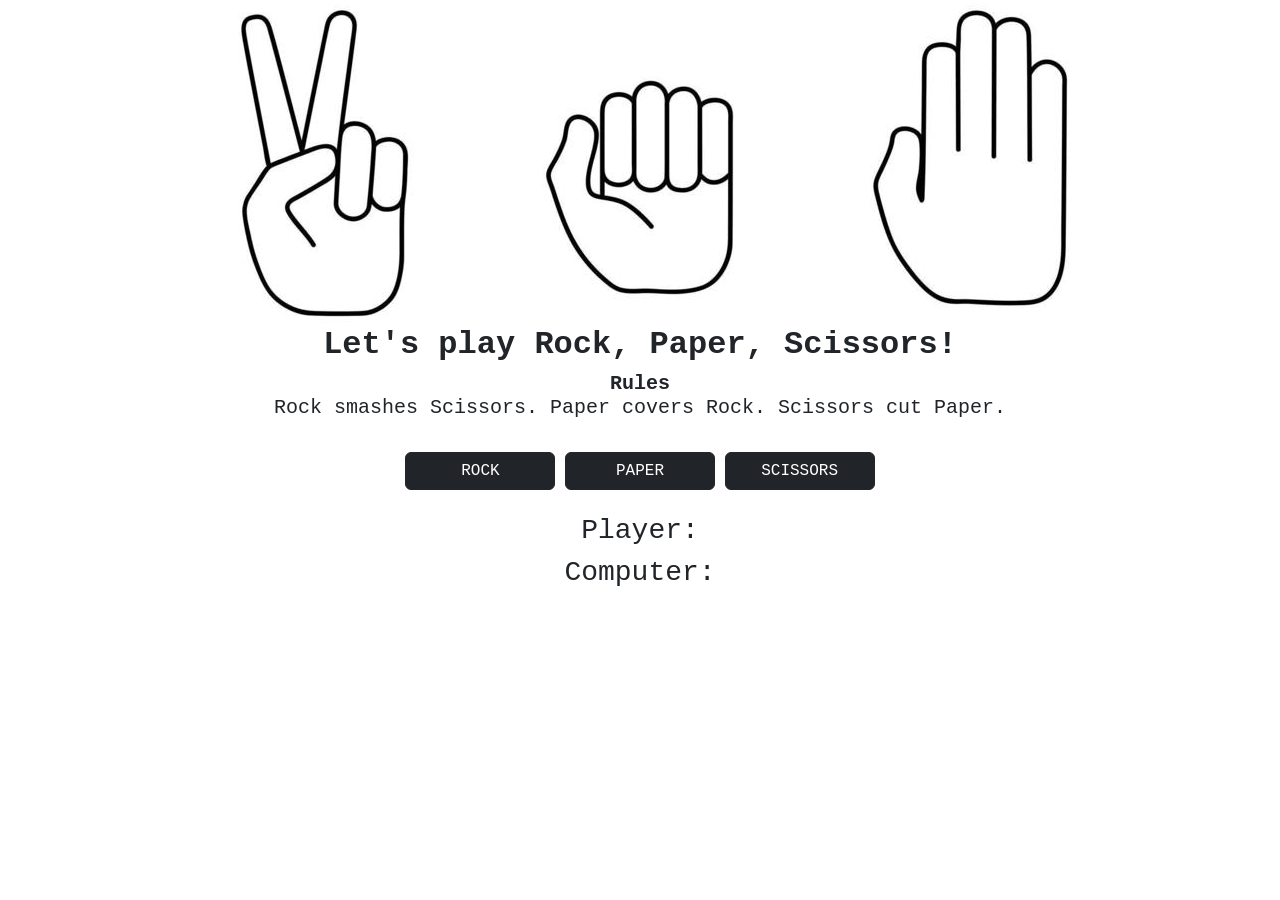
<file: Javascript - Rock Paper Scissors/index.html>
<!DOCTYPE html>
<html lang="en">
  <head>
    <meta charset="utf-8">
    <meta name="viewport" content="width=device-width, initial-scale=1">
    <title>Rock Paper Scissors Game</title>
    <link href="https://cdn.jsdelivr.net/npm/bootstrap@5.3.3/dist/css/bootstrap.min.css" rel="stylesheet" integrity="sha384-QWTKZyjpPEjISv5WaRU9OFeRpok6YctnYmDr5pNlyT2bRjXh0JMhjY6hW+ALEwIH" crossorigin="anonymous">
    <link rel="stylesheet" href="https://cdn.jsdelivr.net/npm/bootstrap-icons@1.5.0/font/bootstrap-icons.css">
    <style>
	  body {
	    font-family: 'Courier New', monospace;
	    text-align: center;
	  }
	  button {
	    width: 150px;
		}
	</style>
  </head>
  
  <body>
    <center><img src="images/gamepagebackground.png" class="img-fluid" alt="gamepagebackground"></center>
	<h2><b>Let's play Rock, Paper, Scissors!</b></h2>
	<div class="container-fluid" id="rulesthenresult">
	  <h5><b>Rules</b><br>
	  Rock smashes Scissors. Paper covers Rock. Scissors cut Paper.</h5>
	</div>
	<br>
	
	<div class="container-fluid" id="gameDiv">
	  <button class="btn btn-dark btn-md choiceBtn">ROCK</button>
      <button class="btn btn-dark btn-md choiceBtn">PAPER</button>
      <button class="btn btn-dark btn-md choiceBtn">SCISSORS</button>
	  <br><br>
	  <h3 class="gameText" id="playerText">Player: </h3>
      <h3 class="gameText" id="computerText">Computer: </h3>
      <h3 class="gameText" id="resultText"></h3>
	 
	</div>
	
	
  <script src="./script.js"></script>
  <script src="https://cdn.jsdelivr.net/npm/bootstrap@5.2.3/dist/js/bootstrap.bundle.min.js" integrity="sha384-kenU1KFdBIe4zVF0s0G1M5b4hcpxyD9F7jL+jjXkk+Q2h455rYXK/7HAuoJl+0I4" crossorigin="anonymous"></script>
  <script src="https://cdn.jsdelivr.net/npm/@popperjs/core@2.11.6/dist/umd/popper.min.js" integrity="sha384-oBqDVmMz9ATKxIep9tiCxS/Z9fNfEXiDAYTujMAeBAsjFuCZSmKbSSUnQlmh/jp3" crossorigin="anonymous"></script>
  </body>
</html>
</file>
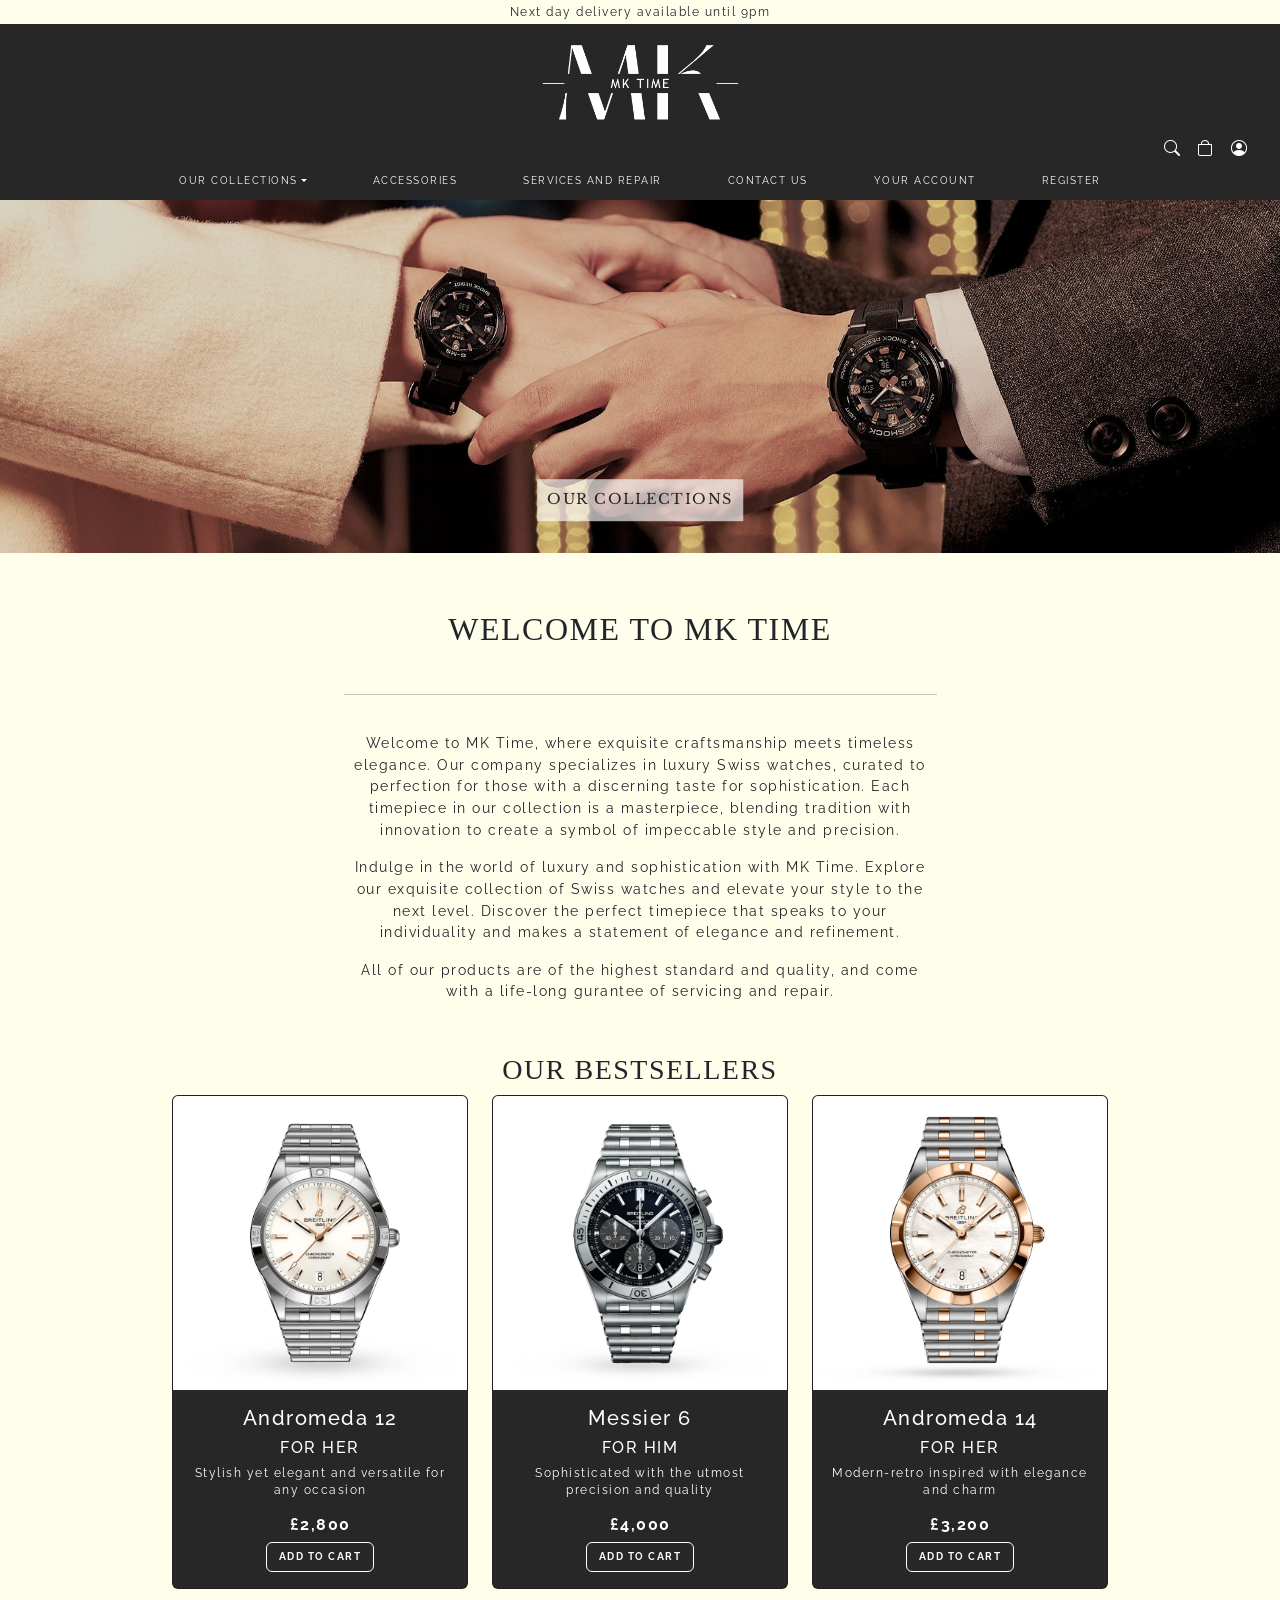
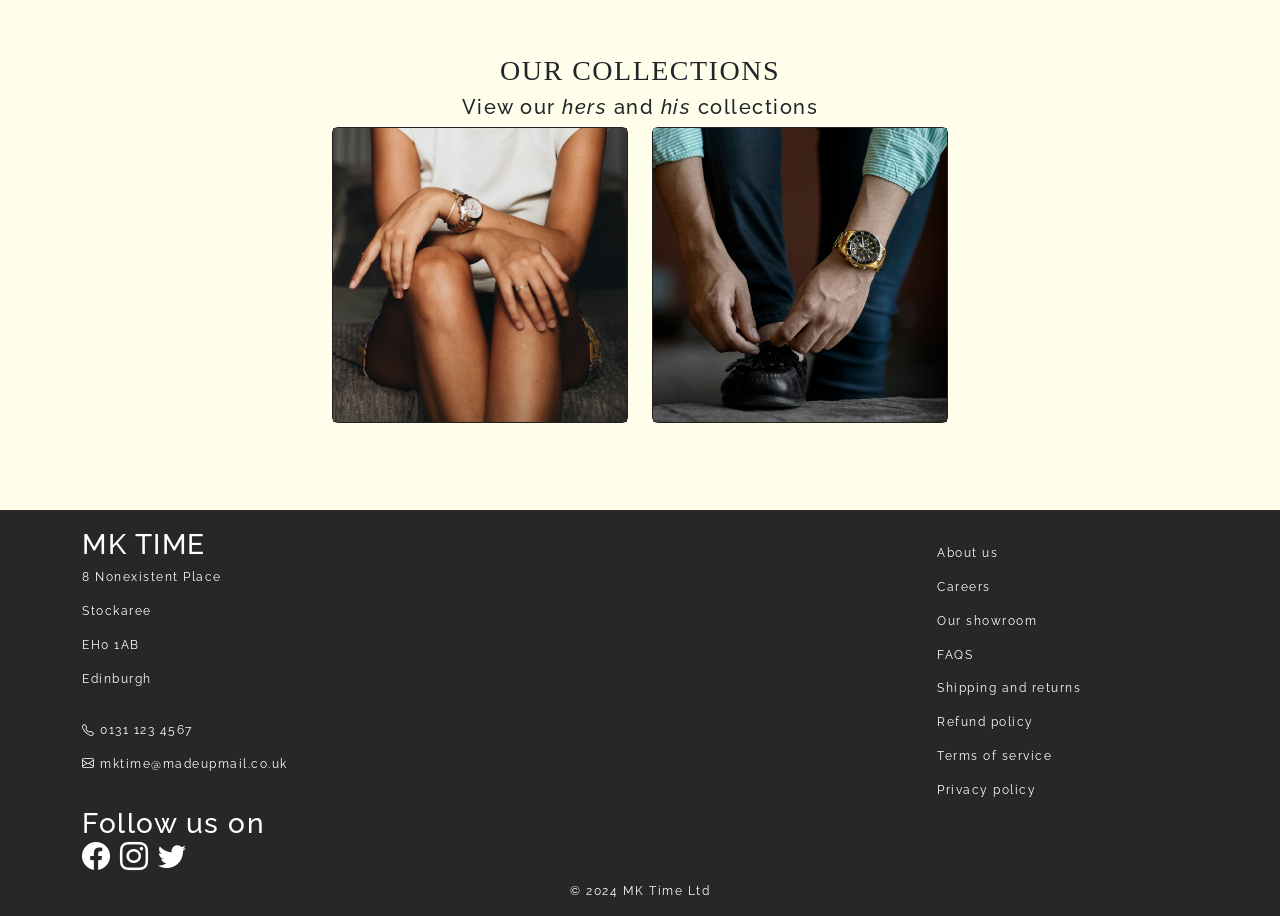
<file: Portfolio - MK Time/index.html>
<!DOCTYPE html>
<html lang="en">

<head>
  <meta charset="utf-8">
  <meta name="viewport" content="width=device-width, initial-scale=1">
  <title>MK Time | Luxury and designer Swiss watches</title>
  <link rel="icon" type="image/png" href="images/logothumbnail.png">
  <link href="https://cdn.jsdelivr.net/npm/bootstrap@5.3.3/dist/css/bootstrap.min.css" rel="stylesheet"
    integrity="sha384-QWTKZyjpPEjISv5WaRU9OFeRpok6YctnYmDr5pNlyT2bRjXh0JMhjY6hW+ALEwIH" crossorigin="anonymous">
  <link rel="stylesheet" href="https://cdn.jsdelivr.net/npm/bootstrap-icons@1.5.0/font/bootstrap-icons.css">
  <link rel="stylesheet" href="styles.css">
  <script src="https://code.jquery.com/jquery-3.3.1.min.js"></script>
  <script src="scripts/app.js"></script>
  <script src="scripts/common.js"></script>
  <link rel="preconnect" href="https://fonts.googleapis.com">
  <link rel="preconnect" href="https://fonts.gstatic.com" crossorigin>
  <link href="https://fonts.googleapis.com/css2?family=Libre+Baskerville:ital,wght@0,400;0,700;1,400&family=Raleway:ital,wght@0,100..900;1,100..900&family=Tajawal:wght@200;300;400;500;700;800;900&display=swap" rel="stylesheet">
</head>
<!--From here to be replicated for all pages until... -->
<body onload="document.body.style.opacity='1'">
  <div id="promo">
    <div>Next day delivery available until 9pm</div>
    <div style="display:none;">Free shipping on orders over £1,500</div>
    <div style="display:none;">Pay nothing today with interest free finance</div>
    <div style="display:none;">Free gift with selected watches</div>
  </div>

  <header class="container-fluid">
    <div class="header">
      <center><a href="index.html"><img id="logo" src="images/logo.png" class="img-fluid" alt="logo"></a></center>
      <nav class="navbar sticky-top navbar-expand-lg navbar-dark" id="navsearchcart">
        <div class="container-fluid justify-content-end">
          <div class="collapse navbar-collapse flex-grow-0" id="collapsibleNavbar">
            <ul class="navbar-nav">
              <li class="nav-item dropdown dropstart">
                <a class="nav-link" href="#" role="button" data-bs-toggle="dropdown"><i class="bi-search"></i></a>
                <ul class="dropdown-menu" id="searchbar">
                  <form class="d-flex" role="search" id="searchbox">
                    <input class="form-control me-2" type="search" placeholder="Search" id="searchinput">
                  </form>
                </ul>
              </li>
              <li class="nav-item">
                <a class="nav-link" href="#"><i class="bi-bag" id="cart"></i></a>
              </li>
              <li class="nav-item">
                <a class="nav-link" href="youraccount.html"><i class="bi-person-circle" id="account"></i></a>
              </li>
            </ul>
          </div>
        </div>
      </nav>

      <nav class="navbar sticky-top navbar-expand-lg navbar-dark" id="navbarmain">
        <div class="container-fluid justify-content-center">
          <button class="navbar-toggler" type="button" data-bs-toggle="collapse" data-bs-target="#collapsibleNavbar">
            <span class="navbar-toggler-icon"></span>
          </button>
          <div class="collapse navbar-collapse flex-grow-0" id="collapsibleNavbar">
            <ul class="navbar-nav">
              <li class="nav-item dropdown" id="navbar2">
                <a class="nav-link dropdown-toggle" href="#" role="button" data-bs-toggle="dropdown">OUR COLLECTIONS</a>
                <ul class="dropdown-menu" id="collectiondropdown">
                  <li><a class="dropdown-item" href="productsforher.html">FOR HER</a></li>
                  <li><a class="dropdown-item" href="productsforhim.html">FOR HIM</a></li>
                </ul>
              </li>
              <li class="nav-item" id="navbar2">
                <a class="nav-link" href="#">ACCESSORIES</a>
              </li>
              <li class="nav-item" id="navbar2">
                <a class="nav-link" href="#">SERVICES AND REPAIR</a>
              </li>
              <li class="nav-item" id="navbar2">
                <a class="nav-link" href="contactus.html">CONTACT US</a>
              </li>
              <li class="nav-item" id="navbar2">
                <a class="nav-link" href="youraccount.html">YOUR ACCOUNT</a>
              </li>
              <li class="nav-item" id="navbar2">
                <a class="nav-link" href="register.html">REGISTER</a>
              </li>
            </ul>
          </div>
        </div>
      </nav>
    </div>
  </header>
  <!--...here and then...-->
  <div class="image-container" style="position:relative">
    <picture>
      <source srcset="images/background1zoom.jpg" media="(max-width: 850px)">
      <img src="images/background1.jpg" class="img-fluid" alt="backgroundwatch">
    </picture>
    <a href="#jump"><button class="button">OUR COLLECTIONS</button></a>
  </div>

  <div class="container-fluid" id="welcome">
    <div class="row justify-content-center">
      <div class="col-sm-3"></div>
      <div class="col-sm-6">
        <br>
        <h2 style="font-family: libre-baskerville-regular">WELCOME TO MK TIME</h2>
        <br>
        <hr>
        <br>
        <p>Welcome to MK Time, where exquisite craftsmanship meets timeless elegance. Our company specializes
          in luxury Swiss watches, curated to perfection for those with a discerning taste for sophistication.
          Each timepiece in our collection is a masterpiece, blending tradition with innovation to create a symbol of
          impeccable style and precision.

        <p>Indulge in the world of luxury and sophistication with MK Time. Explore our exquisite collection of Swiss
          watches
          and elevate your style to the next level. Discover the perfect timepiece that speaks to your individuality and
          makes a statement of elegance and refinement.
        </p>
        <p>All of our products are of the highest standard and quality,
          and come with a life-long gurantee of servicing and repair.
        </p>
      </div>
      <div class="col-sm-3"></div>
    </div>
  </div>

  <div class="container-fluid" id="ourbestsellers">
    <center>
      <h3 style="font-family: libre-baskerville-regular">OUR BESTSELLERS</h3>
    </center>
    <div class="row justify-content-center">
      <div class="col-xs-6 col-sm-6 col-md-4 col-lg-3">
        <div class="card text-center mb-md-0 mb-2">
          <img src="images/watch1.png" alt="watch1" class="card-img-top">
          <div class="card-body">
            <h5 class="card-title">Andromeda 12</h5>
            <h6>FOR HER</h6>
            <p class="card-text">Stylish yet elegant and versatile for any occasion</p>
            <h6><b>&pound;2,800</b></h6>
            <a href="#" class="btn"><b>ADD TO CART</b></a>
          </div>
        </div>
      </div>
      <div class="col-xs-6 col-sm-6 col-md-4 col-lg-3">
        <div class="card text-center mb-md-0 mb-2">
          <img src="images/watch2.png" alt="watch2" class="card-img-top">
          <div class="card-body">
            <h5 class="card-title">Messier 6</h5>
            <h6 id="jump">FOR HIM</h6>
            <p class="card-text">Sophisticated with the utmost precision and quality</p>
            <h6><b>&pound;4,000</b></h6>
            <a href="#" class="btn"><b>ADD TO CART</b></a>
          </div>
        </div>
      </div>
      <div class="col-xs-6 col-sm-6 col-md-4 col-lg-3">
        <div class="card text-center mb-md-0 mb-2">
          <img src="images/watch3.png" alt="watch3" class="card-img-top">
          <div class="card-body">
            <h5 class="card-title">Andromeda 14</h5>
            <h6>FOR HER</h6>
            <p class="card-text">Modern-retro inspired with elegance and charm</p>
            <h6><b>&pound;3,200</b></h6>
            <a href="#" class="btn" id="btn"><b>ADD TO CART</b></a>
          </div>
        </div>
      </div>
    </div>
    <br><br><br>
  </div>

  <div class="container-fluid" id="ourcollections">
    <center>
      <h3 style="font-family: libre-baskerville-regular">OUR COLLECTIONS</h3>
      <h5>View our <a id="productshomepagelink" href="productsforher.html"><i>hers</i></a> and <a
          id="productshomepagelink" href="productsforhim.html"><i>his</i></a> collections</h5>
    </center>
    <div class="row justify-content-center">
      <div class="col-xs-6 col-sm-6 col-md-4 col-lg-3">
        <div class="card mb-md-0 mb-2">
          <img src="images/forher.jpg" alt="forher" id="ourcollectionsimages">
          <div class="content">
            <h5><a id="ourcollectionslinks" href="productsforher.html">FOR HER</a></h5>
          </div>
        </div>
      </div>
      <div class="col-xs-6 col-sm-6 col-md-4 col-lg-3">
        <div class="card mb-md-0 mb-2">
          <img src="images/forhim.jpg" alt="forhim" id="ourcollectionsimages">
          <div class="content">
            <h5><a id="ourcollectionslinks" href="productsforhim.html">FOR HIM</a></h5>
          </div>
        </div>
      </div>
    </div>
    <br><br><br><br>
  </div>
  <!--...from here...-->
  <footer>
    <div class="footer" id="footer">
      <div class="container">
        <div class="row">
          <div class="col-sm-9">
            <br>
            <h3>MK TIME</h3>
            <p>8 Nonexistent Place</p>
            <p>Stockaree</p>
            <p>EH0 1AB</p>
            <p>Edinburgh</p>
            <br>
            <p><i class="bi-telephone"></i> 0131 123 4567</p>
            <p><i class="bi-envelope"></i> mktime@madeupmail.co.uk</p>
            <br>
            <h3>Follow us on
              <br>
              <a href="#"><i class="bi-facebook"></i></a>
              <a href="#"><i class="bi-instagram"></i></a>
              <a href="#"><i class="bi-twitter"></i></a>
            </h3>
          </div>
          <div class="col-sm-3">
            <br><br>
            <p><a id="footerlinks" href="#">About us</a></p>
            <p><a id="footerlinks" href="#">Careers</a></p>
            <p><a id="footerlinks" href="#">Our showroom</a></p>
            <p><a id="footerlinks" href="#">FAQS</a></p>
            <p><a id="footerlinks" href="#">Shipping and returns</a></p>
            <p><a id="footerlinks" href="#">Refund policy</a></p>
            <p><a id="footerlinks" href="#">Terms of service</a></p>
            <p><a id="footerlinks" href="#">Privacy policy</a></p>
          </div>
        </div>
      </div>
    </div>
  </footer>

  <div id="copyright">
    <div>
      <center>
        <p>&copy; 2024 MK Time Ltd</p>
      </center>
    </div>
  </div>

  <script src="https://cdn.jsdelivr.net/npm/bootstrap@5.2.3/dist/js/bootstrap.bundle.min.js"
    integrity="sha384-kenU1KFdBIe4zVF0s0G1M5b4hcpxyD9F7jL+jjXkk+Q2h455rYXK/7HAuoJl+0I4"
    crossorigin="anonymous"></script>
  <script src="https://cdn.jsdelivr.net/npm/@popperjs/core@2.11.6/dist/umd/popper.min.js"
    integrity="sha384-oBqDVmMz9ATKxIep9tiCxS/Z9fNfEXiDAYTujMAeBAsjFuCZSmKbSSUnQlmh/jp3"
    crossorigin="anonymous"></script>
  <!--...until here.-->
</body>
</html>
</file>
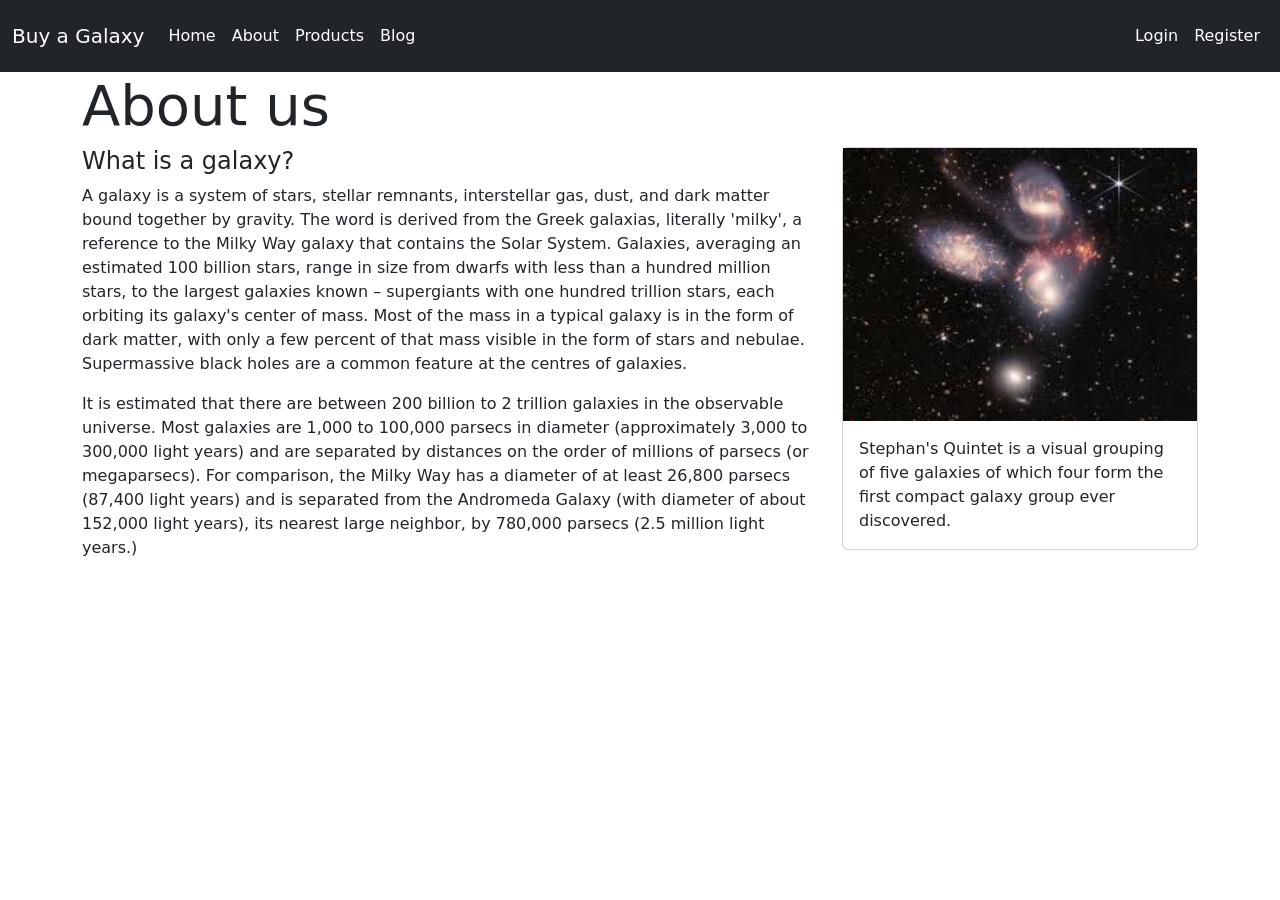
<file: HTML - Practice Website/about.html>
<!doctype html>
<html lang="en">
  <head>
    <meta charset="utf-8">
    <meta name="viewport" content="width=device-width, initial-scale=1">
    <title>About us</title>
    <link href="https://cdn.jsdelivr.net/npm/bootstrap@5.2.3/dist/css/bootstrap.min.css" rel="stylesheet" integrity="sha384-rbsA2VBKQhggwzxH7pPCaAqO46MgnOM80zW1RWuH61DGLwZJEdK2Kadq2F9CUG65" crossorigin="anonymous">
  </head>
  <body>
  
  <nav class="navbar navbar-expand-lg navbar-dark bg-dark">
  <div class="container-fluid">
    <a class="navbar-brand" href="home.html">Buy a Galaxy</a>
    <button class="navbar-toggler" type="button" data-bs-toggle="collapse" data-bs-target="#navbarSupportedContent" aria-controls="navbarSupportedContent" aria-expanded="false" aria-label="Toggle navigation">
      <span class="navbar-toggler-icon"></span>
    </button>
	
    <div class="collapse navbar-collapse" id="navbarSupportedContent">
      <ul class="navbar-nav me-auto mb-2 mb-lg-0">
	  
        <li class="nav-item">
          <a class="nav-link active" aria-current="page" href="index.html">Home</a>
        </li>
		
        <li class="nav-item">
          <a class="nav-link active" aria-current="page" href="about.html">About</a>
        </li>
		
        <li class="nav-item">
          <a class="nav-link active" aria-current="page" href="products.html">Products</a>
        </li>
		
		<li class="nav-item">
          <a class="nav-link active" aria-current="page" href="blog.html">Blog</a>
        </li>
        
      </ul>
	  
	  <span class="navbar-text">
		 <ul class="navbar-nav me-auto mb-2 mb-lg-0">
		 <li class="nav-item">
          <a class="nav-link" href="login.html">Login</a>
        </li>
		<li class="nav-item">
          <a class="nav-link" href="reg.html">Register</a>
        </li>
	</ul>
      
    </div>
  </div>
</nav>

	<div class="container">
    <h1 class="display-4">About us</h1>
	</div>
	
	<div class="container">
     <div class="row">
      <div class="col-md-8">
	<h4> What is a galaxy? </h4>
    <p> A galaxy is a system of stars, stellar remnants, interstellar gas, dust, and dark matter bound together by gravity. 
	The word is derived from the Greek galaxias, literally 'milky', a reference to the Milky Way galaxy that contains the 
	Solar System. Galaxies, averaging an estimated 100 billion stars, range in size from dwarfs with less than a hundred million 
	stars, to the largest galaxies known – supergiants with one hundred trillion stars, each orbiting its galaxy's center of mass. 
	Most of the mass in a typical galaxy is in the form of dark matter, with only a few percent of that mass visible in the form of 
	stars and nebulae. Supermassive black holes are a common feature at the centres of galaxies. </p>
	
	<p> It is estimated that there are between 200 billion to 2 trillion galaxies in the observable universe. Most galaxies are 
	1,000 to 100,000 parsecs in diameter (approximately 3,000 to 300,000 light years) and are separated by distances on the order 
	of millions of parsecs (or megaparsecs). For comparison, the Milky Way has a diameter of at least 26,800 parsecs (87,400 light years) 
	and is separated from the Andromeda Galaxy (with diameter of about 152,000 light years), its nearest large neighbor, by 
	780,000 parsecs (2.5 million light years.) </p>
    </div>
	
    <div class="col-md-4">
	 <div class="card">
      <img src="images/galaxy1.jpg" class="img-fluid" class="card-img-top" alt="galaxy1">
	  <div class="card-body">
    <p class="card-text">Stephan's Quintet is a visual grouping of five galaxies of which four form the first compact galaxy group ever discovered.</p>
      </div>
        </div>
    </div>
	
  </div>
</div>
 
    <script src="https://cdn.jsdelivr.net/npm/bootstrap@5.2.3/dist/js/bootstrap.bundle.min.js" integrity="sha384-kenU1KFdBIe4zVF0s0G1M5b4hcpxyD9F7jL+jjXkk+Q2h455rYXK/7HAuoJl+0I4" crossorigin="anonymous"></script>
    <script src="https://cdn.jsdelivr.net/npm/@popperjs/core@2.11.6/dist/umd/popper.min.js" integrity="sha384-oBqDVmMz9ATKxIep9tiCxS/Z9fNfEXiDAYTujMAeBAsjFuCZSmKbSSUnQlmh/jp3" crossorigin="anonymous"></script>
  </body>
</html>
</file>
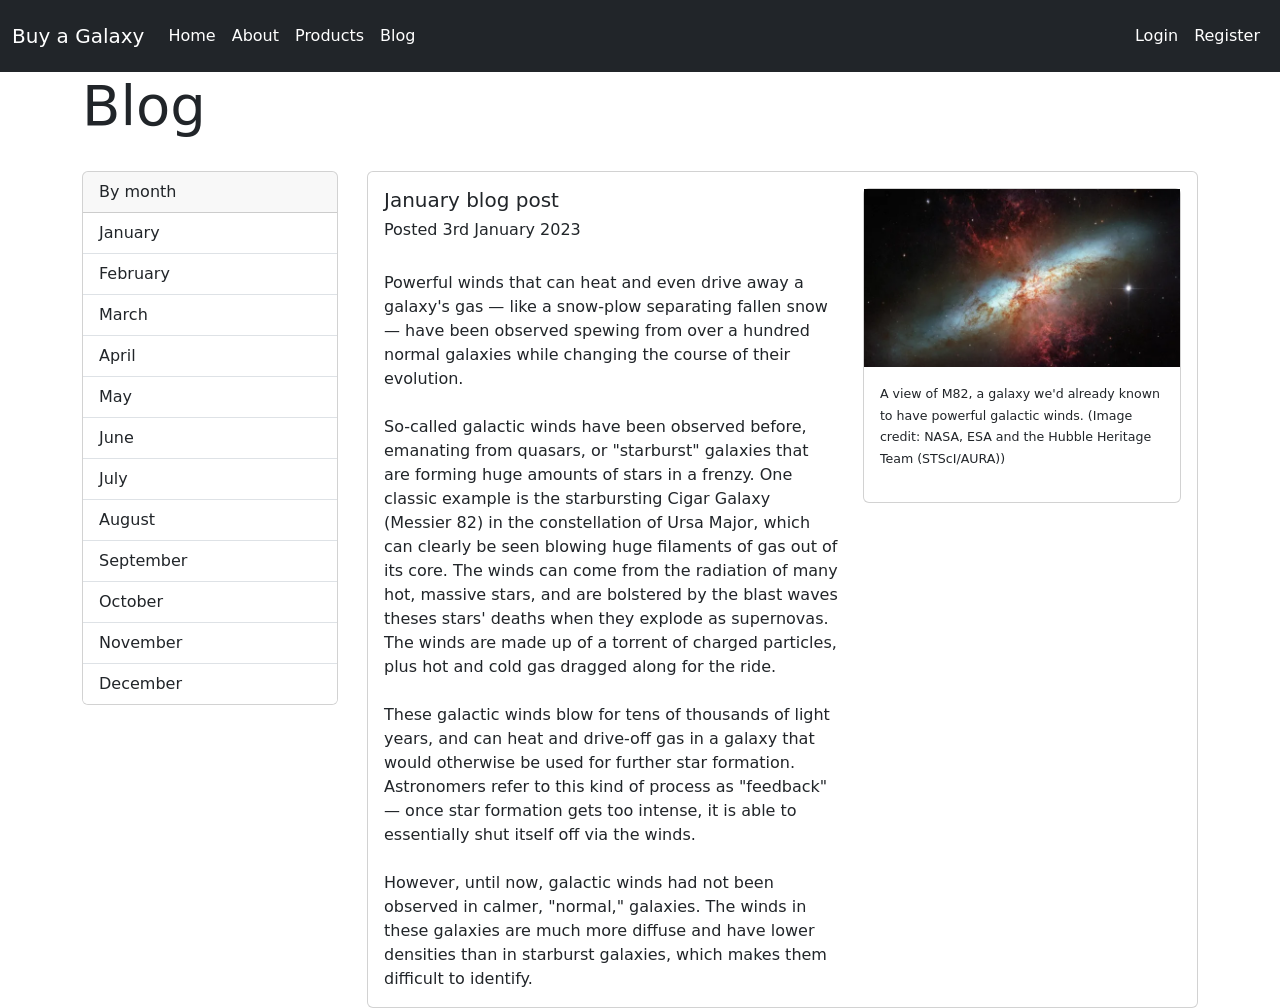
<file: HTML - Practice Website/blog.html>
<!doctype html>
<html lang="en">
  <head>
    <meta charset="utf-8">
    <meta name="viewport" content="width=device-width, initial-scale=1">
    <title>Buy a Galaxy</title>
    <link href="https://cdn.jsdelivr.net/npm/bootstrap@5.2.3/dist/css/bootstrap.min.css" rel="stylesheet" integrity="sha384-rbsA2VBKQhggwzxH7pPCaAqO46MgnOM80zW1RWuH61DGLwZJEdK2Kadq2F9CUG65" crossorigin="anonymous">
  </head>
  <body>
    
	<nav class="navbar navbar-expand-lg navbar-dark bg-dark">
  <div class="container-fluid">
    <a class="navbar-brand" href="home.html">Buy a Galaxy</a>
    <button class="navbar-toggler" type="button" data-bs-toggle="collapse" data-bs-target="#navbarSupportedContent" aria-controls="navbarSupportedContent" aria-expanded="false" aria-label="Toggle navigation">
      <span class="navbar-toggler-icon"></span>
    </button>
	
    <div class="collapse navbar-collapse" id="navbarSupportedContent">
      <ul class="navbar-nav me-auto mb-2 mb-lg-0">
	  
        <li class="nav-item">
          <a class="nav-link active" aria-current="page" href="index.html">Home</a>
        </li>
		
        <li class="nav-item">
          <a class="nav-link active" aria-current="page" href="about.html">About</a>
        </li>
		
        <li class="nav-item">
          <a class="nav-link active" aria-current="page" href="products.html">Products</a>
        </li>
		
		<li class="nav-item">
          <a class="nav-link active" aria-current="page" href="blog.html">Blog</a>
        </li>
        
      </ul>
	  
	  <span class="navbar-text">
		 <ul class="navbar-nav me-auto mb-2 mb-lg-0">
		 <li class="nav-item">
          <a class="nav-link" href="login.html">Login</a>
        </li>
		<li class="nav-item">
          <a class="nav-link" href="reg.html">Register</a>
        </li>
	</ul>
      
    </div>
  </div>
</nav>
    
	<div class="container">
    <h1 class="display-4">Blog</h1>
	</div>
	<br>
	<div class="container">
	 <div class="row">
	  <div class="col-lg-3 col-md-3">
	   <div class="card" style="width: 16rem;">
        <div class="card-header">
		By month
		</div>
			<ul class="list-group list-group-flush">
			<li class="list-group-item">January</li>
			<li class="list-group-item">February</li>
			<li class="list-group-item">March</li>
			<li class="list-group-item">April</li>
			<li class="list-group-item">May</li>
			<li class="list-group-item">June</li>
			<li class="list-group-item">July</li>
			<li class="list-group-item">August</li>
			<li class="list-group-item">September</li>
			<li class="list-group-item">October</li>
			<li class="list-group-item">November</li>
			<li class="list-group-item">December</li>
			
			
			</ul>
			</div>
			</div>
			
			<div class="col-lg-9 col-md-9">
			<div class="card">
                <div class="card-body">
                    <div class="row">
                        <div class="col-sm-7">
                            <h5 class="card-title">January blog post</h5>
							<h6>Posted 3rd January 2023</h6>
                            <p class="card-text">
							<br>Powerful winds that can heat and even drive away a galaxy's gas — like a snow-plow separating fallen snow — have been observed spewing from over a hundred normal galaxies while changing the course of their evolution. <br>

<br>So-called galactic winds have been observed before, emanating from quasars, or "starburst" galaxies that are forming huge amounts of stars in a frenzy. One classic example is the starbursting Cigar Galaxy (Messier 82) in the constellation of Ursa Major, which can clearly be seen blowing huge filaments of gas out of its core. The winds can come from the radiation of many hot, massive stars, and are bolstered by the blast waves theses stars' deaths when they explode as supernovas. The winds are made up of a torrent of charged particles, plus hot and cold gas dragged along for the ride. <br>

<br>These galactic winds blow for tens of thousands of light years, and can heat and drive-off gas in a galaxy that would otherwise be used for further star formation. Astronomers refer to this kind of process as "feedback" — once star formation gets too intense, it is able to essentially shut itself off via the winds. <br>

<br>However, until now, galactic winds had not been observed in calmer, "normal," galaxies. The winds in these galaxies are much more diffuse and have lower densities than in starburst galaxies, which makes them difficult to identify.</p>
                            
                        </div>
                        <div class="col-sm-5 text-right">
						<div class="card">
                            <img src="images/galaxy5.jpg" alt="galaxy5" class="img-fluid">
					       <div class="card-body">
						   <p style="font-size:90%;"><small>A view of M82, a galaxy we'd already known to have powerful galactic winds. (Image credit: NASA, ESA and the Hubble Heritage Team (STScI/AURA))</small></p>
						   
                        </div>
                    </div>
                </div>
            </div>
			
</div>			
</div>
</div>
</div>
	  
	  
	 
	
	<script src="https://cdn.jsdelivr.net/npm/bootstrap@5.2.3/dist/js/bootstrap.bundle.min.js" integrity="sha384-kenU1KFdBIe4zVF0s0G1M5b4hcpxyD9F7jL+jjXkk+Q2h455rYXK/7HAuoJl+0I4" crossorigin="anonymous"></script>
	<script src="https://cdn.jsdelivr.net/npm/@popperjs/core@2.11.6/dist/umd/popper.min.js" integrity="sha384-oBqDVmMz9ATKxIep9tiCxS/Z9fNfEXiDAYTujMAeBAsjFuCZSmKbSSUnQlmh/jp3" crossorigin="anonymous"></script>
  </body>
</html>
</file>
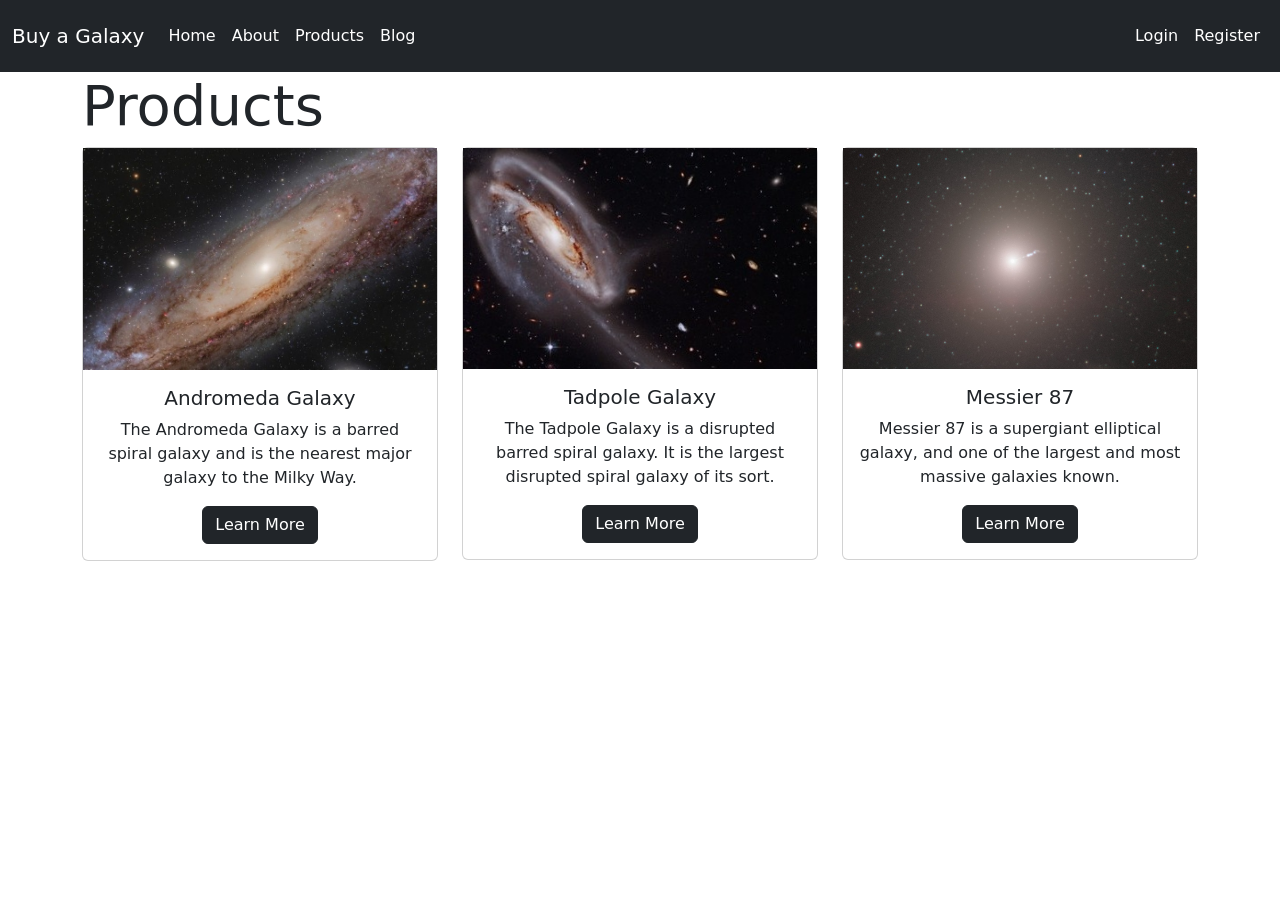
<file: HTML - Practice Website/products.html>
<!doctype html>
<html lang="en">
  <head>

    <meta charset="utf-8">
    <meta name="viewport" content="width=device-width, initial-scale=1">
    <title>Products</title>
    <link href="https://cdn.jsdelivr.net/npm/bootstrap@5.2.3/dist/css/bootstrap.min.css" rel="stylesheet" integrity="sha384-rbsA2VBKQhggwzxH7pPCaAqO46MgnOM80zW1RWuH61DGLwZJEdK2Kadq2F9CUG65" crossorigin="anonymous">
  </head>
  <body>
  
  <nav class="navbar navbar-expand-lg navbar-dark bg-dark">
  <div class="container-fluid">
    <a class="navbar-brand" href="home.html">Buy a Galaxy</a>
    <button class="navbar-toggler" type="button" data-bs-toggle="collapse" data-bs-target="#navbarSupportedContent" aria-controls="navbarSupportedContent" aria-expanded="false" aria-label="Toggle navigation">
      <span class="navbar-toggler-icon"></span>
    </button>
	
    <div class="collapse navbar-collapse" id="navbarSupportedContent">
      <ul class="navbar-nav me-auto mb-2 mb-lg-0">
	  
        <li class="nav-item">
          <a class="nav-link active" aria-current="page" href="index.html">Home</a>
        </li>
		
        <li class="nav-item">
          <a class="nav-link active" aria-current="page" href="about.html">About</a>
        </li>
		
        <li class="nav-item">
          <a class="nav-link active" aria-current="page" href="products.html">Products</a>
        </li>
		
		<li class="nav-item">
          <a class="nav-link active" aria-current="page" href="blog.html">Blog</a>
        </li>
        
      </ul>
	  
	  <span class="navbar-text">
		 <ul class="navbar-nav me-auto mb-2 mb-lg-0">
		 <li class="nav-item">
          <a class="nav-link" href="login.html">Login</a>
        </li>
		<li class="nav-item">
          <a class="nav-link" href="reg.html">Register</a>
        </li>
	</ul>
      
    </div>
  </div>
</nav>

	<div class="container">
    <h1 class="display-4">Products</h1>
	</div>
	
	<div class="container">
     <div class="row">
      <div class="col-lg-4 col-md-4">
        <div class="card text-center">
          <img 
		  src="images/galaxy2.jpg" 
		  class="object-fit-cover"
		  
		  alt="galaxy2" 
		  class="card-img-top">
          <div class="card-body">
            <h5 class="card-title">Andromeda Galaxy</h5>
            <p class="card-text">The Andromeda Galaxy is a barred spiral galaxy and is the nearest major galaxy to the Milky Way.</p>
            <a href="#" class="btn btn-dark">Learn More</a>
          
		  </div>
        </div>
      </div>
	  
	  <div class="col-lg-4 col-md-4">
        <div class="card text-center">
          <img src="images/galaxy3.jpg" class="object-fit-cover" 
		  alt="galaxy3" class="card-img-top">
          <div class="card-body">
            <h5 class="card-title">Tadpole Galaxy</h5>
            <p class="card-text">The Tadpole Galaxy is a disrupted barred spiral galaxy.  It is the largest disrupted spiral galaxy of its sort.</p>
            <a href="#" class="btn btn-dark">Learn More</a>
          
		  </div>
        </div>
      </div>
	  
	  <div class="col-lg-4 col-md-4">
        <div class="card text-center">
          <img src="images/galaxy4.jpg" class="object-fit-cover" 
		  alt="galaxy4" class="card-img-top">
          <div class="card-body">
            <h5 class="card-title">Messier 87</h5>
            <p class="card-text">Messier 87 is a supergiant elliptical galaxy, and one of the largest and most massive galaxies known.</p>
            <a href="#" class="btn btn-dark">Learn More</a>
          
		  </div>
        </div>
      </div>
		 
	 </div>
	 
	</div>
	
	
	
	
	<script src="https://cdn.jsdelivr.net/npm/bootstrap@5.2.3/dist/js/bootstrap.bundle.min.js" integrity="sha384-kenU1KFdBIe4zVF0s0G1M5b4hcpxyD9F7jL+jjXkk+Q2h455rYXK/7HAuoJl+0I4" crossorigin="anonymous"></script>
	<script src="https://cdn.jsdelivr.net/npm/@popperjs/core@2.11.6/dist/umd/popper.min.js" integrity="sha384-oBqDVmMz9ATKxIep9tiCxS/Z9fNfEXiDAYTujMAeBAsjFuCZSmKbSSUnQlmh/jp3" crossorigin="anonymous"></script>
  </body>
</html>
</file>
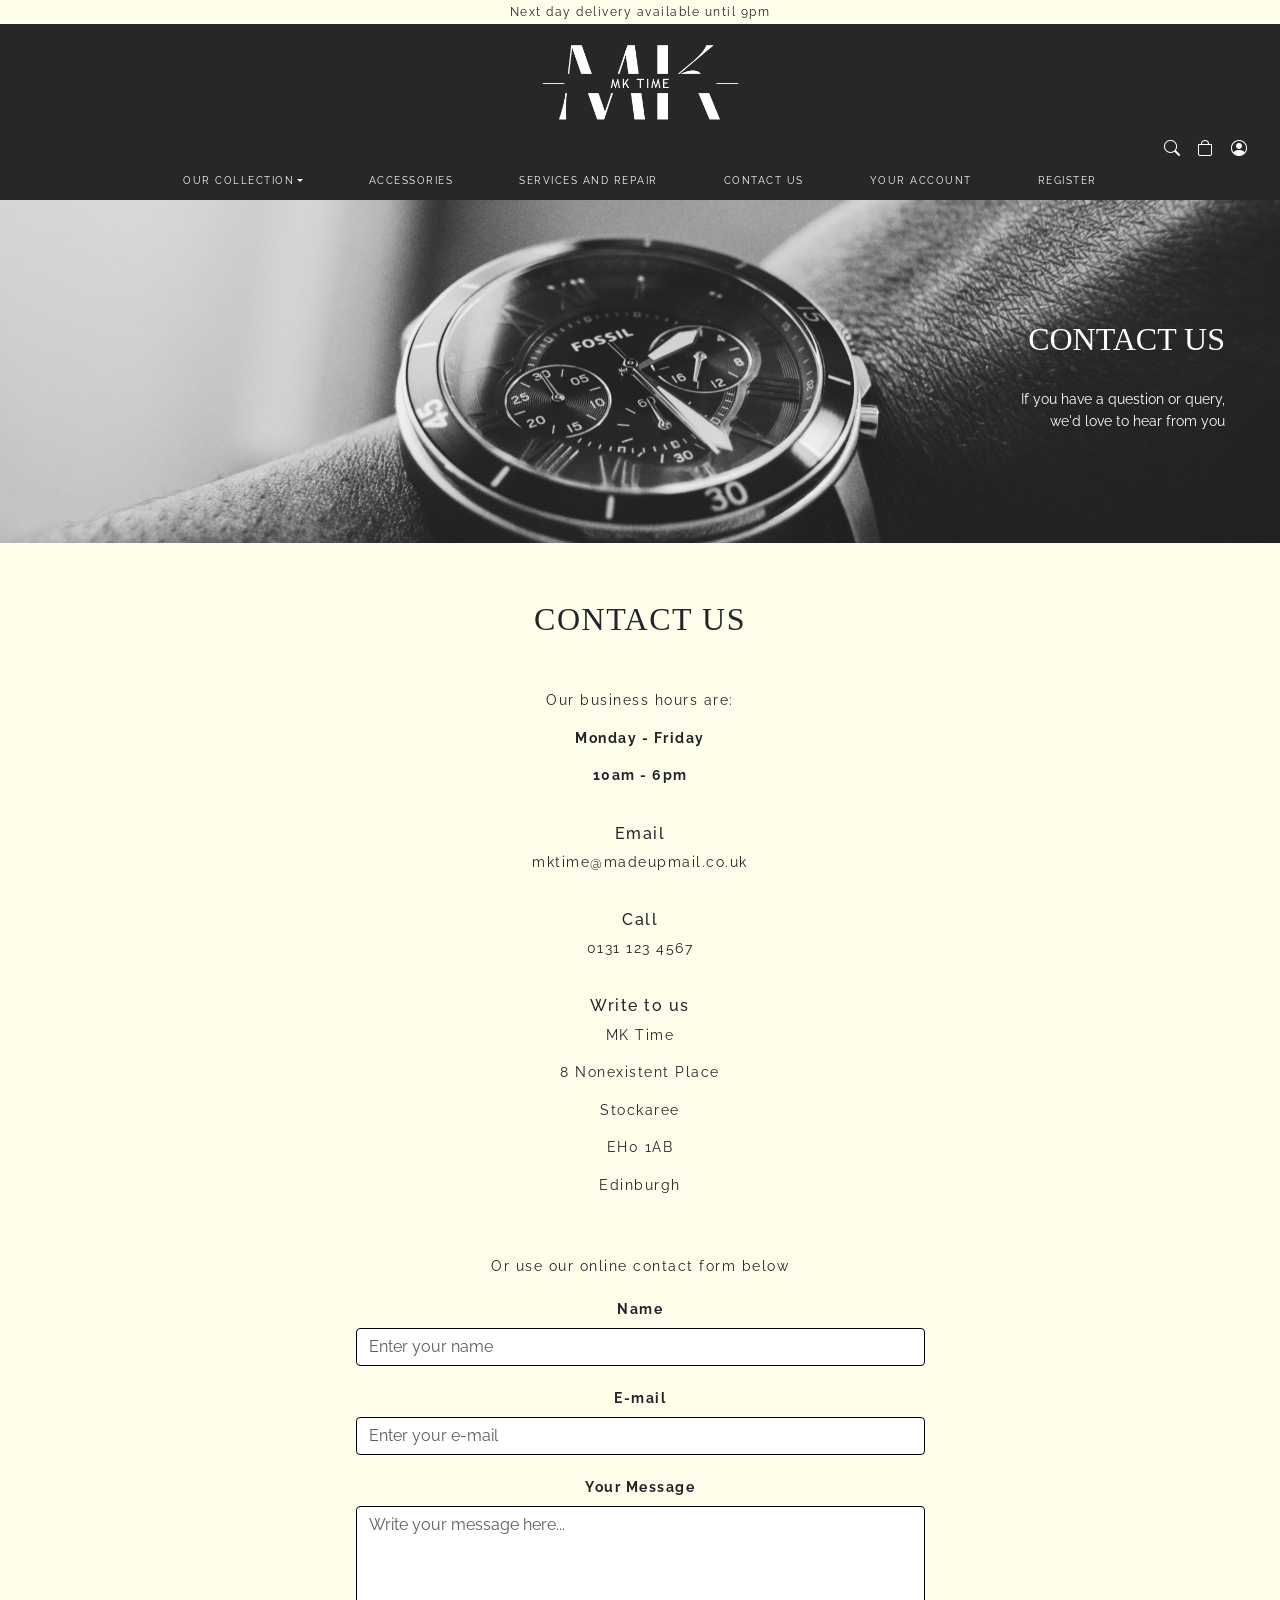
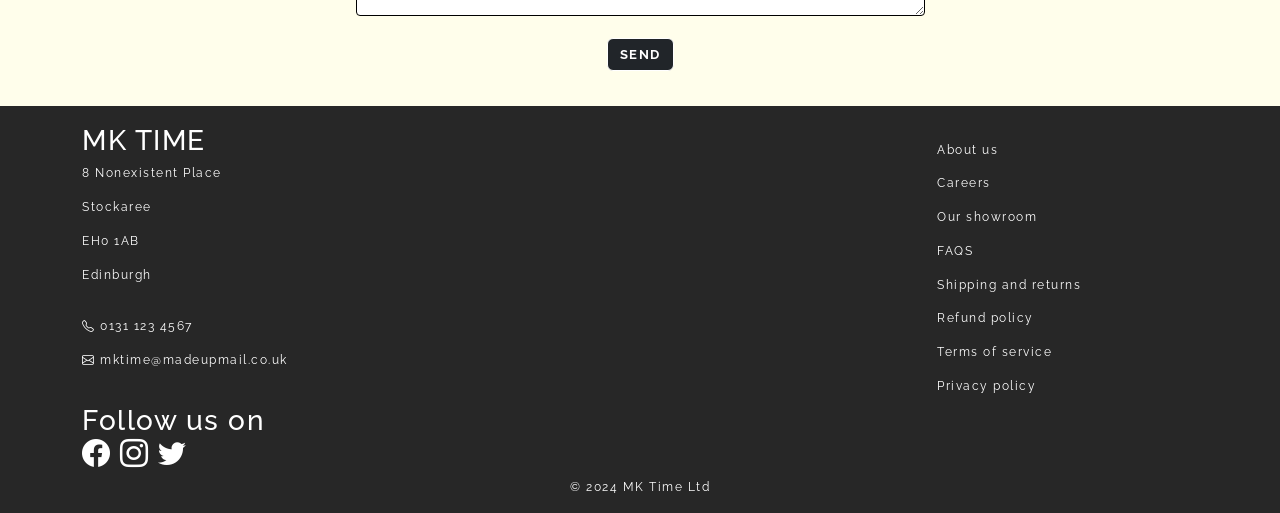
<file: Portfolio - MK Time/contactus.html>
<!DOCTYPE html>
<html lang="en">

<head>
  <meta charset="utf-8">
  <meta name="viewport" content="width=device-width, initial-scale=1">
  <title>MK Time | Luxury and designer Swiss watches | Contact Us</title>
  <link rel="icon" type="image/png" href="images/logothumbnail.png">
  <link href="https://cdn.jsdelivr.net/npm/bootstrap@5.3.3/dist/css/bootstrap.min.css" rel="stylesheet"
    integrity="sha384-QWTKZyjpPEjISv5WaRU9OFeRpok6YctnYmDr5pNlyT2bRjXh0JMhjY6hW+ALEwIH" crossorigin="anonymous">
  <link rel="stylesheet" href="https://cdn.jsdelivr.net/npm/bootstrap-icons@1.5.0/font/bootstrap-icons.css">
  <link rel="stylesheet" href="styles.css">
  <script src="https://code.jquery.com/jquery-3.3.1.min.js"></script>
  <script src="scripts/app.js"></script>
  <script src="scripts/common.js"></script>
  <link rel="preconnect" href="https://fonts.googleapis.com">
  <link rel="preconnect" href="https://fonts.gstatic.com" crossorigin>
  <link href="https://fonts.googleapis.com/css2?family=Libre+Baskerville:ital,wght@0,400;0,700;1,400&family=Raleway:ital,wght@0,100..900;1,100..900&family=Tajawal:wght@200;300;400;500;700;800;900&display=swap" rel="stylesheet">
</head>
<!--From here to be replicated for all pages until... -->

<body onload="document.body.style.opacity='1'">
  <div id="promo">
    <div>Next day delivery available until 9pm</div>
    <div style="display:none;">Free shipping on orders over £1,500</div>
    <div style="display:none;">Pay nothing today with interest free finance</div>
    <div style="display:none;">Free gift with selected watches</div>
  </div>

  <header class="container-fluid">
    <div class="header">

      <center><a href="index.html"><img id="logo" src="images/logo.png" class="img-fluid" alt="logo"></a></center>



      <nav class="navbar sticky-top navbar-expand-lg navbar-dark" id="navsearchcart">
        <div class="container-fluid justify-content-end">
          <div class="collapse navbar-collapse flex-grow-0" id="collapsibleNavbar">
            <ul class="navbar-nav">
              <li class="nav-item dropdown dropstart">
                <a class="nav-link" href="#" role="button" data-bs-toggle="dropdown"><i class="bi-search"></i></a>
                <ul class="dropdown-menu" id="searchbar">
                  <form class="d-flex" role="search" id="searchbox">
                    <input class="form-control me-2" type="search" placeholder="Search" id="searchinput">
                  </form>
                </ul>
              </li>
              <li class="nav-item">
                <a class="nav-link" href="#"><i class="bi-bag" id="cart"></i></a>
              </li>
              <li class="nav-item">
                <a class="nav-link" href="youraccount.html"><i class="bi-person-circle" id="account"></i></a>
              </li>
            </ul>
          </div>
        </div>
      </nav>


      <nav class="navbar sticky-top navbar-expand-lg navbar-dark" id="navbarmain">
        <div class="container-fluid justify-content-center">
          <button class="navbar-toggler" type="button" data-bs-toggle="collapse" data-bs-target="#collapsibleNavbar">
            <span class="navbar-toggler-icon"></span>
          </button>
          <div class="collapse navbar-collapse flex-grow-0" id="collapsibleNavbar">
            <ul class="navbar-nav">
              <li class="nav-item dropdown" id="navbar2">
                <a class="nav-link dropdown-toggle" href="#" role="button" data-bs-toggle="dropdown">OUR COLLECTION</a>
                <ul class="dropdown-menu" id="collectiondropdown">
                  <li><a class="dropdown-item" href="productsforher.html">FOR HER</a></li>
                  <li><a class="dropdown-item" href="productsforhim.html">FOR HIM</a></li>
                </ul>
              </li>
              <li class="nav-item" id="navbar2">
                <a class="nav-link" href="#">ACCESSORIES</a>
              </li>
              <li class="nav-item" id="navbar2">
                <a class="nav-link" href="#">SERVICES AND REPAIR</a>
              </li>
              <li class="nav-item" id="navbar2">
                <a class="nav-link" href="contactus.html">CONTACT US</a>
              </li>
              <li class="nav-item" id="navbar2">
                <a class="nav-link" href="youraccount.html">YOUR ACCOUNT</a>
              </li>
              <li class="nav-item" id="navbar2">
                <a class="nav-link" href="register.html">REGISTER</a>
              </li>
            </ul>
          </div>
        </div>
      </nav>
    </div>
  </header>
  <!--...here and then...-->
  <div class="container-fluid" style="padding: 0px">
    <picture>
      <source srcset="images/background2zoom.jpg" media="(max-width: 850px)">
      <img src="images/background2.jpg" class="img-fluid" alt="backgroundwatch">
    </picture>
    <div class="bottom-right2">
      <h2 style="font-family: libre-baskerville-regular">CONTACT US</h2>
      <br>
      If you have a question or query,<br> we'd love to hear from you
    </div>
  </div>

  <div class="container-fluid" id="contactus">
    <div class="row justify-content-center">
      <div class="col-sm-3"></div>
      <div class="col-sm-6">
        <br>
        <h2 style="font-family: libre-baskerville-regular">CONTACT US</h2>
        <br>
        <br>
        <p>Our business hours are:</p>
        <p><b>Monday - Friday</p>
        <p>10am - 6pm</b></p>
        <br>
        <h6>Email</h6>
        <p>mktime@madeupmail.co.uk</p>
        <br>
        <h6>Call</h6>
        <p>0131 123 4567</p>
        <br>
        <h6>Write to us</h6>
        <p>MK Time</p>
        <p>8 Nonexistent Place</p>
        <p>Stockaree</p>
        <p>EH0 1AB</p>
        <p>Edinburgh</p>
        <br>
        <br>
        Or use our online contact form below
        <br>
        <br>
        <div class="container" id="contactform">
          <label for="name" class="form-label"><b>Name</b></label>
          <input type="text" class="form-control" name="name" placeholder="Enter your name" required>
          <br>
          <label for="email" class="form-label"><b>E-mail</b></label>
          <input type="text" class="form-control" name="email" placeholder="Enter your e-mail" required>
          <br>
          <label for "yourmessage" class="form-label"><b>Your Message</b></label>
          <textarea type="text" class="form-control" id="yourmessage" placeholder="Write your message here..."
            rows="4"></textarea>
          <br>
          <button type="button" class="btn btn-dark" style="letter-spacing: 1.5px"><b>SEND</b></button>
        </div>

      </div>
      <div class="col-sm-3"></div>
    </div>
  </div>

  <!--...from here...-->
  <footer>
    <div class="footer" id="footer">
      <div class="container">
        <div class="row">
          <div class="col-sm-9">
            <br>
            <h3>MK TIME</h3>
            <p>8 Nonexistent Place</p>
            <p>Stockaree</p>
            <p>EH0 1AB</p>
            <p>Edinburgh</p>
            <br>
            <p><i class="bi-telephone"></i> 0131 123 4567</p>
            <p><i class="bi-envelope"></i> mktime@madeupmail.co.uk</p>
            <br>
            <h3>Follow us on
              <br>
              <a href="#"><i class="bi-facebook"></i></a>
              <a href="#"><i class="bi-instagram"></i></a>
              <a href="#"><i class="bi-twitter"></i></a>
            </h3>
          </div>
          <div class="col-sm-3">
            <br><br>
            <p><a id="footerlinks" href="#">About us</a></p>
            <p><a id="footerlinks" href="#">Careers</a></p>
            <p><a id="footerlinks" href="#">Our showroom</a></p>
            <p><a id="footerlinks" href="#">FAQS</a></p>
            <p><a id="footerlinks" href="#">Shipping and returns</a></p>
            <p><a id="footerlinks" href="#">Refund policy</a></p>
            <p><a id="footerlinks" href="#">Terms of service</a></p>
            <p><a id="footerlinks" href="#">Privacy policy</a></p>
          </div>
        </div>
      </div>
    </div>
  </footer>

  <div id="copyright">
    <div>
      <center>
        <p>&copy; 2024 MK Time Ltd</p>
      </center>
    </div>
  </div>

  <script src="https://cdn.jsdelivr.net/npm/bootstrap@5.2.3/dist/js/bootstrap.bundle.min.js"
    integrity="sha384-kenU1KFdBIe4zVF0s0G1M5b4hcpxyD9F7jL+jjXkk+Q2h455rYXK/7HAuoJl+0I4"
    crossorigin="anonymous"></script>
  <script src="https://cdn.jsdelivr.net/npm/@popperjs/core@2.11.6/dist/umd/popper.min.js"
    integrity="sha384-oBqDVmMz9ATKxIep9tiCxS/Z9fNfEXiDAYTujMAeBAsjFuCZSmKbSSUnQlmh/jp3"
    crossorigin="anonymous"></script>
  <!--...until here.-->
</body>

</html>
</file>
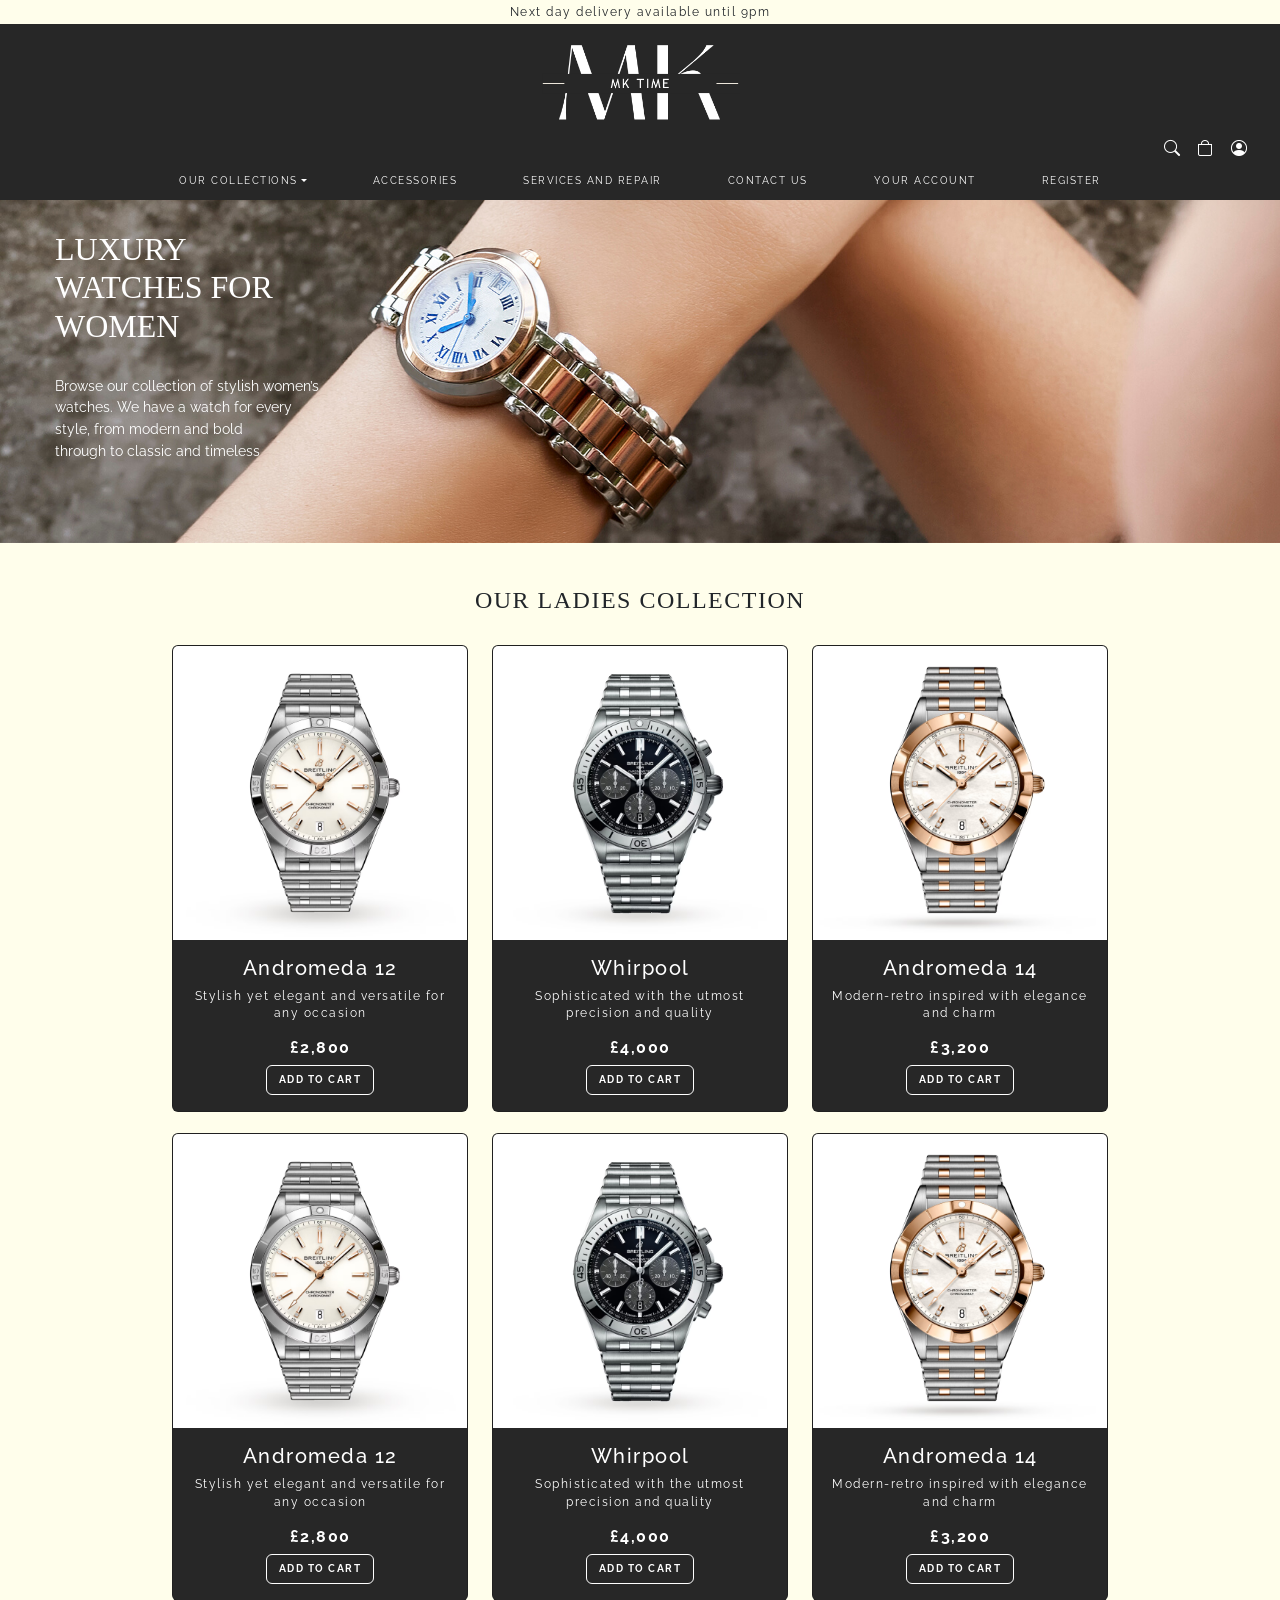
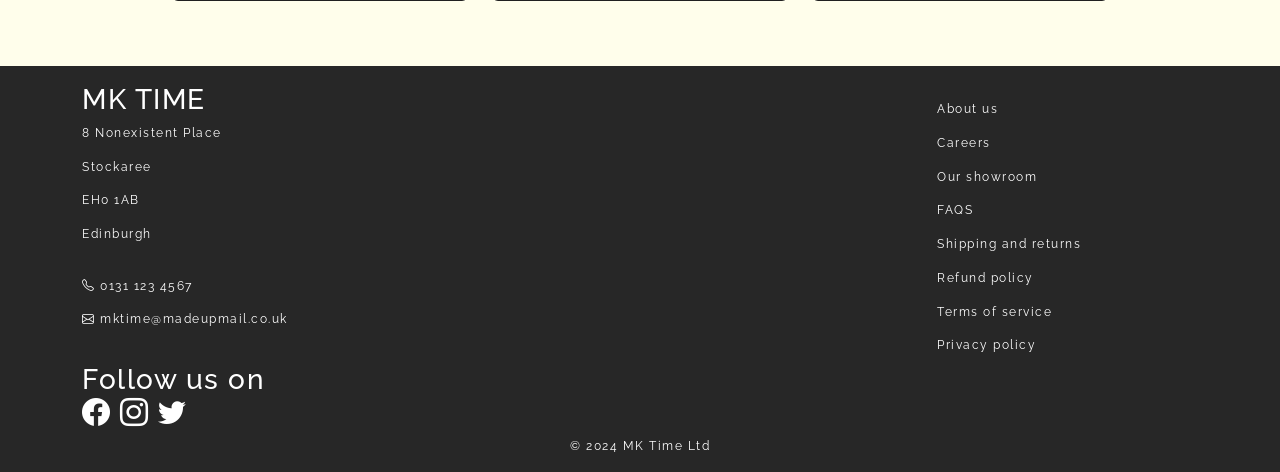
<file: Portfolio - MK Time/productsforher.html>
<!DOCTYPE html>
<html lang="en">

<head>
  <meta charset="utf-8">
  <meta name="viewport" content="width=device-width, initial-scale=1">
  <title>MK Time | Luxury and designer Swiss watches | Ladies Collection</title>
  <link rel="icon" type="image/png" href="images/logothumbnail.png">
  <link href="https://cdn.jsdelivr.net/npm/bootstrap@5.3.3/dist/css/bootstrap.min.css" rel="stylesheet"
    integrity="sha384-QWTKZyjpPEjISv5WaRU9OFeRpok6YctnYmDr5pNlyT2bRjXh0JMhjY6hW+ALEwIH" crossorigin="anonymous">
  <link rel="stylesheet" href="https://cdn.jsdelivr.net/npm/bootstrap-icons@1.5.0/font/bootstrap-icons.css">
  <link rel="stylesheet" href="styles.css">
  <script src="https://code.jquery.com/jquery-3.3.1.min.js"></script>
  <script src="scripts/app.js"></script>
  <script src="scripts/common.js"></script>
  <link rel="preconnect" href="https://fonts.googleapis.com">
  <link rel="preconnect" href="https://fonts.gstatic.com" crossorigin>
  <link href="https://fonts.googleapis.com/css2?family=Libre+Baskerville:ital,wght@0,400;0,700;1,400&family=Raleway:ital,wght@0,100..900;1,100..900&family=Tajawal:wght@200;300;400;500;700;800;900&display=swap" rel="stylesheet">
</head>
<!--From here to be replicated for all pages until... -->

<body onload="document.body.style.opacity='1'">
  <div id="promo">
    <div>Next day delivery available until 9pm</div>
    <div style="display:none;">Free shipping on orders over £1,500</div>
    <div style="display:none;">Pay nothing today with interest free finance</div>
    <div style="display:none;">Free gift with selected watches</div>
  </div>

  <header class="container-fluid">
    <div class="header">

      <center><a href="index.html"><img id="logo" src="images/logo.png" class="img-fluid" alt="logo"></a></center>



      <nav class="navbar sticky-top navbar-expand-lg navbar-dark" id="navsearchcart">
        <div class="container-fluid justify-content-end">
          <div class="collapse navbar-collapse flex-grow-0" id="collapsibleNavbar">
            <ul class="navbar-nav">
              <li class="nav-item dropdown dropstart">
                <a class="nav-link" href="#" role="button" data-bs-toggle="dropdown"><i class="bi-search"></i></a>
                <ul class="dropdown-menu" id="searchbar">
                  <form class="d-flex" role="search" id="searchbox">
                    <input class="form-control me-2" type="search" placeholder="Search" id="searchinput">
                  </form>
                </ul>
              </li>
              <li class="nav-item">
                <a class="nav-link" href="#"><i class="bi-bag" id="cart"></i></a>
              </li>
              <li class="nav-item">
                <a class="nav-link" href="youraccount.html"><i class="bi-person-circle" id="account"></i></a>
              </li>
            </ul>
          </div>
        </div>
      </nav>


      <nav class="navbar sticky-top navbar-expand-lg navbar-dark" id="navbarmain">
        <div class="container-fluid justify-content-center">
          <button class="navbar-toggler" type="button" data-bs-toggle="collapse" data-bs-target="#collapsibleNavbar">
            <span class="navbar-toggler-icon"></span>
          </button>
          <div class="collapse navbar-collapse flex-grow-0" id="collapsibleNavbar">
            <ul class="navbar-nav">
              <li class="nav-item dropdown" id="navbar2">
                <a class="nav-link dropdown-toggle" href="#" role="button" data-bs-toggle="dropdown">OUR COLLECTIONS</a>
                <ul class="dropdown-menu" id="collectiondropdown">
                  <li><a class="dropdown-item" href="productsforher.html">FOR HER</a></li>
                  <li><a class="dropdown-item" href="productsforhim.html">FOR HIM</a></li>
                </ul>
              </li>
              <li class="nav-item" id="navbar2">
                <a class="nav-link" href="#">ACCESSORIES</a>
              </li>
              <li class="nav-item" id="navbar2">
                <a class="nav-link" href="#">SERVICES AND REPAIR</a>
              </li>
              <li class="nav-item" id="navbar2">
                <a class="nav-link" href="contactus.html">CONTACT US</a>
              </li>
              <li class="nav-item" id="navbar2">
                <a class="nav-link" href="youraccount.html">YOUR ACCOUNT</a>
              </li>
              <li class="nav-item" id="navbar2">
                <a class="nav-link" href="register.html">REGISTER</a>
              </li>
            </ul>
          </div>
        </div>
      </nav>
    </div>
  </header>
  <!--...here and then...-->
  <div class="container-fluid" style="padding: 0px">
    <picture>
      <source srcset="images/ladiesbackgroundzoom.jpg" media="(max-width: 850px)">
      <img src="images/ladiesbackground.jpg" class="img-fluid" alt="ladiesbackground1" style="width:100%;">
    </picture>
    <div class="top-left">
      <h2 style="font-family: libre-baskerville-regular">LUXURY<br> WATCHES FOR<br> WOMEN</h2>
      <br>
      Browse our collection of stylish women’s<br> watches.
      We have a watch for every<br> style, from modern and bold<br> through to classic and timeless
    </div>
  </div>

  <div class="container-fluid" id="ourladiescollection">
    <br><br>
    <center>
      <h4 style="font-family: libre-baskerville-regular">OUR LADIES COLLECTION</h4>
    </center><br>
    <div class="row justify-content-center">
      <div class="col-xs-6 col-sm-6 col-md-4 col-lg-3">
        <div class="card text-center mb-md-0 mb-2">
          <img src="images/watch1.png" alt="watch1" class="card-img-top">
          <div class="card-body">
            <h5 class="card-title">Andromeda 12</h5>
            <p class="card-text">Stylish yet elegant and versatile for any occasion</p>
            <h6><b>&pound;2,800</b></h6>
            <a href="#" class="btn"><b>ADD TO CART</b></a>
          </div>
        </div>
      </div>
      <div class="col-xs-6 col-sm-6 col-md-4 col-lg-3">
        <div class="card text-center mb-md-0 mb-2">
          <img src="images/watch2.png" alt="watch2" class="card-img-top">
          <div class="card-body">
            <h5 class="card-title">Whirpool</h5>
            <p class="card-text">Sophisticated with the utmost precision and quality</p>
            <h6><b>&pound;4,000</b></h6>
            <a href="#" class="btn"><b>ADD TO CART</b></a>
          </div>
        </div>
      </div>
      <div class="col-xs-6 col-sm-6 col-md-4 col-lg-3">
        <div class="card text-center mb-md-0 mb-2">
          <img src="images/watch3.png" alt="watch3" class="card-img-top">
          <div class="card-body">
            <h5 class="card-title">Andromeda 14</h5>
            <p class="card-text">Modern-retro inspired with elegance and charm</p>
            <h6><b>&pound;3,200</b></h6>
            <a href="#" class="btn"><b>ADD TO CART</b></a>
          </div>
        </div>
      </div>
    </div>
    <br>
    <div class="row justify-content-center">
      <div class="col-xs-6 col-sm-6 col-md-4 col-lg-3">
        <div class="card text-center mb-md-0 mb-2">
          <img src="images/watch1.png" alt="watch1" class="card-img-top">
          <div class="card-body">
            <h5 class="card-title">Andromeda 12</h5>
            <p class="card-text">Stylish yet elegant and versatile for any occasion</p>
            <h6><b>&pound;2,800</b></h6>
            <a href="#" class="btn"><b>ADD TO CART</b></a>
          </div>
        </div>
      </div>
      <div class="col-xs-6 col-sm-6 col-md-4 col-lg-3">
        <div class="card text-center mb-md-0 mb-2">
          <img src="images/watch2.png" alt="watch2" class="card-img-top">
          <div class="card-body">
            <h5 class="card-title">Whirpool</h5>
            <p class="card-text">Sophisticated with the utmost precision and quality</p>
            <h6><b>&pound;4,000</b></h6>
            <a href="#" class="btn"><b>ADD TO CART</b></a>
          </div>
        </div>
      </div>
      <div class="col-xs-6 col-sm-6 col-md-4 col-lg-3">
        <div class="card text-center">
          <img src="images/watch3.png" alt="watch3" class="card-img-top">
          <div class="card-body">
            <h5 class="card-title">Andromeda 14</h5>
            <p class="card-text">Modern-retro inspired with elegance and charm</p>
            <h6><b>&pound;3,200</b></h6>
            <a href="#" class="btn"><b>ADD TO CART</b></a>
          </div>
        </div>
      </div>

    </div>
    <br><br><br>
  </div>



  <!--...from here...-->
  <footer>
    <div class="footer" id="footer">
      <div class="container">
        <div class="row">
          <div class="col-sm-9">
            <br>
            <h3>MK TIME</h3>
            <p>8 Nonexistent Place</p>
            <p>Stockaree</p>
            <p>EH0 1AB</p>
            <p>Edinburgh</p>
            <br>
            <p><i class="bi-telephone"></i> 0131 123 4567</p>
            <p><i class="bi-envelope"></i> mktime@madeupmail.co.uk</p>
            <br>
            <h3>Follow us on
              <br>
              <a href="#"><i class="bi-facebook"></i></a>
              <a href="#"><i class="bi-instagram"></i></a>
              <a href="#"><i class="bi-twitter"></i></a>
            </h3>
          </div>
          <div class="col-sm-3">
            <br><br>
            <p><a id="footerlinks" href="#">About us</a></p>
            <p><a id="footerlinks" href="#">Careers</a></p>
            <p><a id="footerlinks" href="#">Our showroom</a></p>
            <p><a id="footerlinks" href="#">FAQS</a></p>
            <p><a id="footerlinks" href="#">Shipping and returns</a></p>
            <p><a id="footerlinks" href="#">Refund policy</a></p>
            <p><a id="footerlinks" href="#">Terms of service</a></p>
            <p><a id="footerlinks" href="#">Privacy policy</a></p>
          </div>
        </div>
      </div>
    </div>
  </footer>

  <div id="copyright">
    <div>
      <center>
        <p>&copy; 2024 MK Time Ltd</p>
      </center>
    </div>
  </div>

  <script src="https://cdn.jsdelivr.net/npm/bootstrap@5.2.3/dist/js/bootstrap.bundle.min.js"
    integrity="sha384-kenU1KFdBIe4zVF0s0G1M5b4hcpxyD9F7jL+jjXkk+Q2h455rYXK/7HAuoJl+0I4"
    crossorigin="anonymous"></script>
  <script src="https://cdn.jsdelivr.net/npm/@popperjs/core@2.11.6/dist/umd/popper.min.js"
    integrity="sha384-oBqDVmMz9ATKxIep9tiCxS/Z9fNfEXiDAYTujMAeBAsjFuCZSmKbSSUnQlmh/jp3"
    crossorigin="anonymous"></script>
  <!--...until here.-->
</body>

</html>
</file>
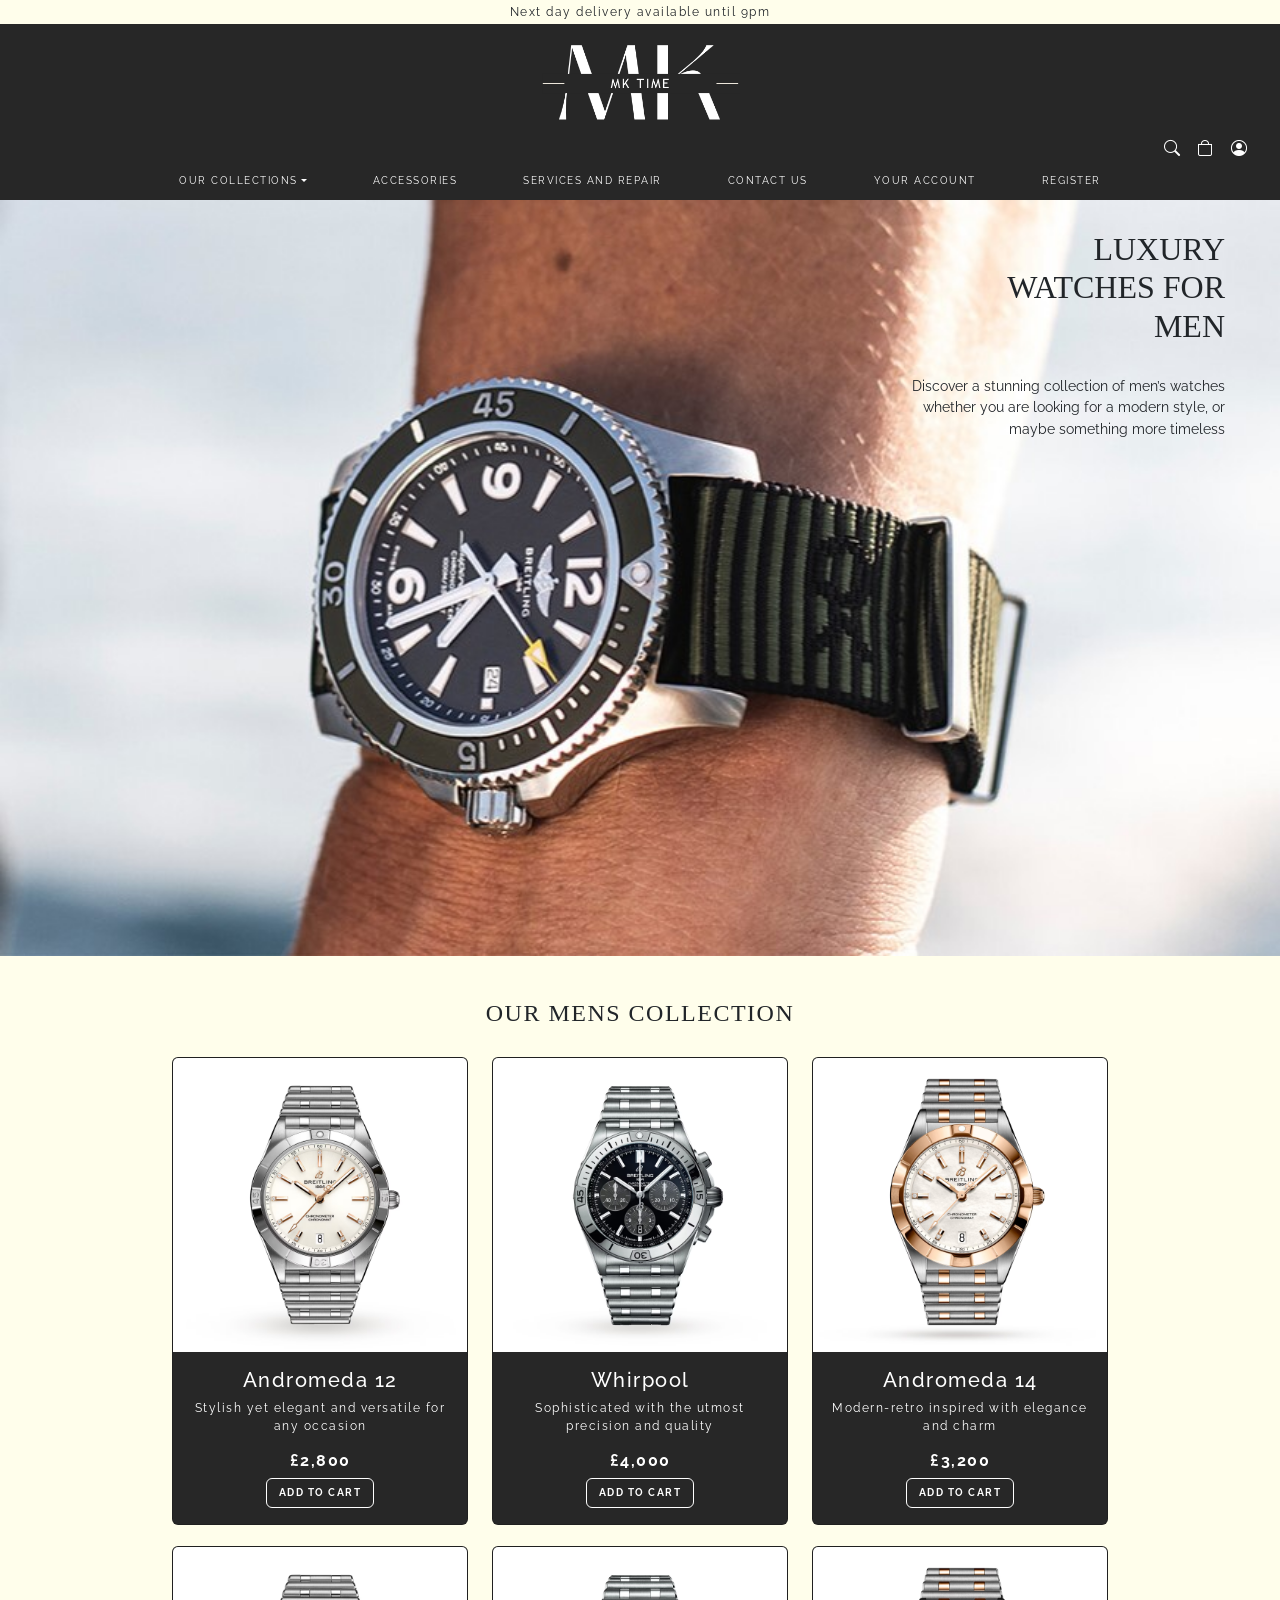
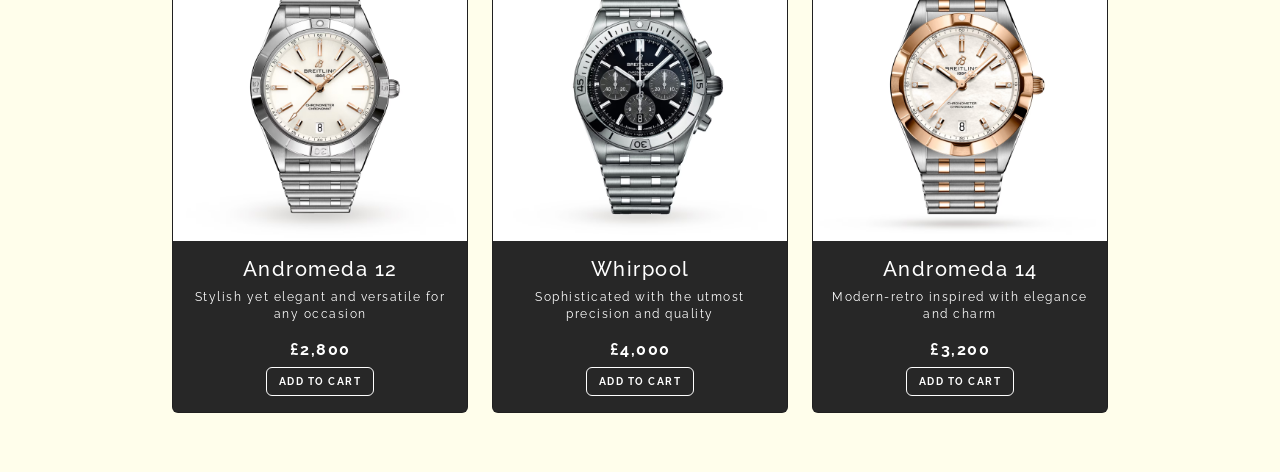
<file: Portfolio - MK Time/productsforhim.html>
<!DOCTYPE html>
<html lang="en">

<head>
  <meta charset="utf-8">
  <meta name="viewport" content="width=device-width, initial-scale=1">
  <title>MK Time | Luxury and designer Swiss watches | Mens Collection</title>
  <link rel="icon" type="image/png" href="images/logothumbnail.png">
  <link href="https://cdn.jsdelivr.net/npm/bootstrap@5.3.3/dist/css/bootstrap.min.css" rel="stylesheet"
    integrity="sha384-QWTKZyjpPEjISv5WaRU9OFeRpok6YctnYmDr5pNlyT2bRjXh0JMhjY6hW+ALEwIH" crossorigin="anonymous">
  <link rel="stylesheet" href="https://cdn.jsdelivr.net/npm/bootstrap-icons@1.5.0/font/bootstrap-icons.css">
  <link rel="stylesheet" href="styles.css">
  <script src="https://code.jquery.com/jquery-3.3.1.min.js"></script>
  <script src="scripts/app.js"></script>
  <script src="scripts/common.js"></script>
  <link rel="preconnect" href="https://fonts.googleapis.com">
  <link rel="preconnect" href="https://fonts.gstatic.com" crossorigin>
  <link href="https://fonts.googleapis.com/css2?family=Libre+Baskerville:ital,wght@0,400;0,700;1,400&family=Raleway:ital,wght@0,100..900;1,100..900&family=Tajawal:wght@200;300;400;500;700;800;900&display=swap" rel="stylesheet">
</head>
<!--From here to be replicated for all pages until... -->

<body onload="document.body.style.opacity='1'">
  <div id="promo">
    <div>Next day delivery available until 9pm</div>
    <div style="display:none;">Free shipping on orders over £1,500</div>
    <div style="display:none;">Pay nothing today with interest free finance</div>
    <div style="display:none;">Free gift with selected watches</div>
  </div>

  <header class="container-fluid">
    <div class="header">

      <center><a href="index.html"><img id="logo" src="images/logo.png" class="img-fluid" alt="logo"></a></center>



      <nav class="navbar sticky-top navbar-expand-lg navbar-dark" id="navsearchcart">
        <div class="container-fluid justify-content-end">
          <div class="collapse navbar-collapse flex-grow-0" id="collapsibleNavbar">
            <ul class="navbar-nav">
              <li class="nav-item dropdown dropstart">
                <a class="nav-link" href="#" role="button" data-bs-toggle="dropdown"><i class="bi-search"></i></a>
                <ul class="dropdown-menu" id="searchbar">
                  <form class="d-flex" role="search" id="searchbox">
                    <input class="form-control me-2" type="search" placeholder="Search" id="searchinput">
                  </form>
                </ul>
              </li>
              <li class="nav-item">
                <a class="nav-link" href="#"><i class="bi-bag" id="cart"></i></a>
              </li>
              <li class="nav-item">
                <a class="nav-link" href="youraccount.html"><i class="bi-person-circle" id="account"></i></a>
              </li>
            </ul>
          </div>
        </div>
      </nav>


      <nav class="navbar sticky-top navbar-expand-lg navbar-dark" id="navbarmain">
        <div class="container-fluid justify-content-center">
          <button class="navbar-toggler" type="button" data-bs-toggle="collapse" data-bs-target="#collapsibleNavbar">
            <span class="navbar-toggler-icon"></span>
          </button>
          <div class="collapse navbar-collapse flex-grow-0" id="collapsibleNavbar">
            <ul class="navbar-nav">
              <li class="nav-item dropdown" id="navbar2">
                <a class="nav-link dropdown-toggle" href="#" role="button" data-bs-toggle="dropdown">OUR COLLECTIONS</a>
                <ul class="dropdown-menu" id="collectiondropdown">
                  <li><a class="dropdown-item" href="productsforher.html">FOR HER</a></li>
                  <li><a class="dropdown-item" href="productsforhim.html">FOR HIM</a></li>
                </ul>
              </li>
              <li class="nav-item" id="navbar2">
                <a class="nav-link" href="#">ACCESSORIES</a>
              </li>
              <li class="nav-item" id="navbar2">
                <a class="nav-link" href="#">SERVICES AND REPAIR</a>
              </li>
              <li class="nav-item" id="navbar2">
                <a class="nav-link" href="contactus.html">CONTACT US</a>
              </li>
              <li class="nav-item" id="navbar2">
                <a class="nav-link" href="youraccount.html">YOUR ACCOUNT</a>
              </li>
              <li class="nav-item" id="navbar2">
                <a class="nav-link" href="register.html">REGISTER</a>
              </li>
            </ul>
          </div>
        </div>
      </nav>
    </div>
  </header>
  <!--...here and then...-->
  <div class="container-fluid" style="padding: 0px">
    <picture>
      <source srcset="images/mensbackgroundzoom.jpg" media="(max-width: 850px)">
      <img src="images/mensbackground.jpg" class="img-fluid" alt="mensbackground1" style="width:100%;">
    </picture>
    <div class="top-right">
      <h2 style="font-family: libre-baskerville-regular">LUXURY<br> WATCHES FOR<br> MEN</h2>
      <br>

      Discover a stunning collection of men’s watches<br> whether you
      are looking for a modern style, or<br> maybe something more timeless
    </div>
  </div>

  <div class="container-fluid" id="ourmenscollection">
    <br><br>
    <center>
      <h4 style="font-family: libre-baskerville-regular">OUR MENS COLLECTION</h4>
    </center><br>
    <div class="row justify-content-center">
      <div class="col-xs-6 col-sm-6 col-md-4 col-lg-3">
        <div class="card text-center mb-md-0 mb-2">
          <img src="images/watch1.png" alt="watch1" class="card-img-top">
          <div class="card-body">
            <h5 class="card-title">Andromeda 12</h5>
            <p class="card-text">Stylish yet elegant and versatile for any occasion</p>
            <h6><b>&pound;2,800</b></h6>
            <a href="#" class="btn"><b>ADD TO CART</b></a>
          </div>
        </div>
      </div>
      <div class="col-xs-6 col-sm-6 col-md-4 col-lg-3">
        <div class="card text-center mb-md-0 mb-2">
          <img src="images/watch2.png" alt="watch2" class="card-img-top">
          <div class="card-body">
            <h5 class="card-title">Whirpool</h5>
            <p class="card-text">Sophisticated with the utmost precision and quality</p>
            <h6><b>&pound;4,000</b></h6>
            <a href="#" class="btn"><b>ADD TO CART</b></a>
          </div>
        </div>
      </div>
      <div class="col-xs-6 col-sm-6 col-md-4 col-lg-3">
        <div class="card text-center mb-md-0 mb-2">
          <img src="images/watch3.png" alt="watch3" class="card-img-top">
          <div class="card-body">
            <h5 class="card-title">Andromeda 14</h5>
            <p class="card-text">Modern-retro inspired with elegance and charm</p>
            <h6><b>&pound;3,200</b></h6>
            <a href="#" class="btn"><b>ADD TO CART</b></a>
          </div>
        </div>
      </div>
    </div>
    <br>
    <div class="row justify-content-center">
      <div class="col-xs-6 col-sm-6 col-md-4 col-lg-3">
        <div class="card text-center mb-md-0 mb-2">
          <img src="images/watch1.png" alt="watch1" class="card-img-top">
          <div class="card-body">
            <h5 class="card-title">Andromeda 12</h5>
            <p class="card-text">Stylish yet elegant and versatile for any occasion</p>
            <h6><b>&pound;2,800</b></h6>
            <a href="#" class="btn"><b>ADD TO CART</b></a>
          </div>
        </div>
      </div>
      <div class="col-xs-6 col-sm-6 col-md-4 col-lg-3">
        <div class="card text-center mb-md-0 mb-2">
          <img src="images/watch2.png" alt="watch2" class="card-img-top">
          <div class="card-body">
            <h5 class="card-title">Whirpool</h5>
            <p class="card-text">Sophisticated with the utmost precision and quality</p>
            <h6><b>&pound;4,000</b></h6>
            <a href="#" class="btn"><b>ADD TO CART</b></a>
          </div>
        </div>
      </div>
      <div class="col-xs-6 col-sm-6 col-md-4 col-lg-3">
        <div class="card text-center mb-md-0 mb-2">
          <img src="images/watch3.png" alt="watch3" class="card-img-top">
          <div class="card-body">
            <h5 class="card-title">Andromeda 14</h5>
            <p class="card-text">Modern-retro inspired with elegance and charm</p>
            <h6><b>&pound;3,200</b></h6>
            <a href="#" class="btn"><b>ADD TO CART</b></a>
          </div>
        </div>
      </div>

    </div>
    <br><br><br>
  </div>




  <!--...from here...-->
  <footer>
    <div class="footer" id="footer">
      <div class="container">
        <div class="row">
          <div class="col-sm-9">
            <br>
            <h3>MK TIME</h3>
            <p>8 Nonexistent Place</p>
            <p>Stockaree</p>
            <p>EH0 1AB</p>
            <p>Edinburgh</p>
            <br>
            <p><i class="bi-telephone"></i> 0131 123 4567</p>
            <p><i class="bi-envelope"></i> mktime@madeupmail.co.uk</p>
            <br>
            <h3>Follow us on
              <br>
              <a href="#"><i class="bi-facebook"></i></a>
              <a href="#"><i class="bi-instagram"></i></a>
              <a href="#"><i class="bi-twitter"></i></a>
            </h3>
          </div>
          <div class="col-sm-3">
            <br><br>
            <p><a id="footerlinks" href="#">About us</a></p>
            <p><a id="footerlinks" href="#">Careers</a></p>
            <p><a id="footerlinks" href="#">Our showroom</a></p>
            <p><a id="footerlinks" href="#">FAQS</a></p>
            <p><a id="footerlinks" href="#">Shipping and returns</a></p>
            <p><a id="footerlinks" href="#">Refund policy</a></p>
            <p><a id="footerlinks" href="#">Terms of service</a></p>
            <p><a id="footerlinks" href="#">Privacy policy</a></p>
          </div>
        </div>
      </div>
    </div>
  </footer>

  <div id="copyright">
    <div>
      <center>
        <p>&copy; 2024 MK Time Ltd</p>
      </center>
    </div>
  </div>

  <script src="https://cdn.jsdelivr.net/npm/bootstrap@5.2.3/dist/js/bootstrap.bundle.min.js"
    integrity="sha384-kenU1KFdBIe4zVF0s0G1M5b4hcpxyD9F7jL+jjXkk+Q2h455rYXK/7HAuoJl+0I4"
    crossorigin="anonymous"></script>
  <script src="https://cdn.jsdelivr.net/npm/@popperjs/core@2.11.6/dist/umd/popper.min.js"
    integrity="sha384-oBqDVmMz9ATKxIep9tiCxS/Z9fNfEXiDAYTujMAeBAsjFuCZSmKbSSUnQlmh/jp3"
    crossorigin="anonymous"></script>
  <!--...until here.-->
</body>

</html>
</file>
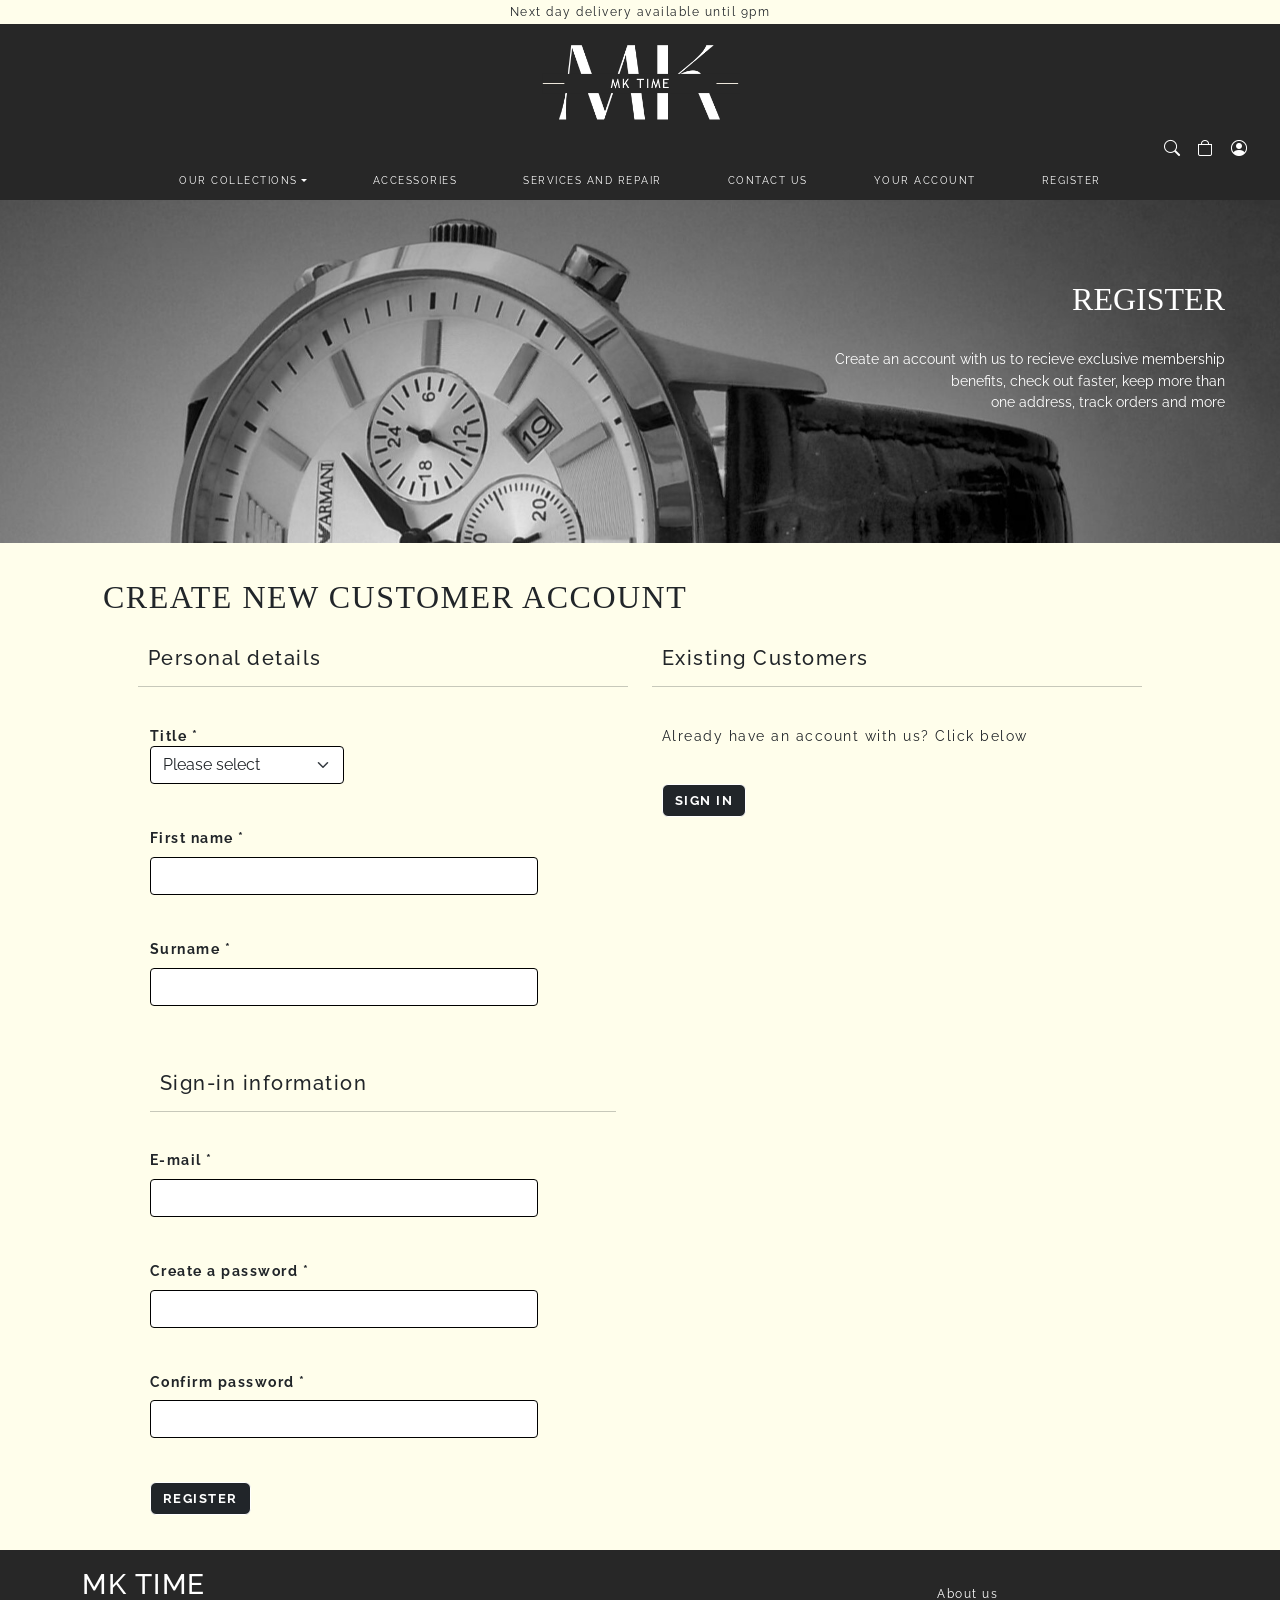
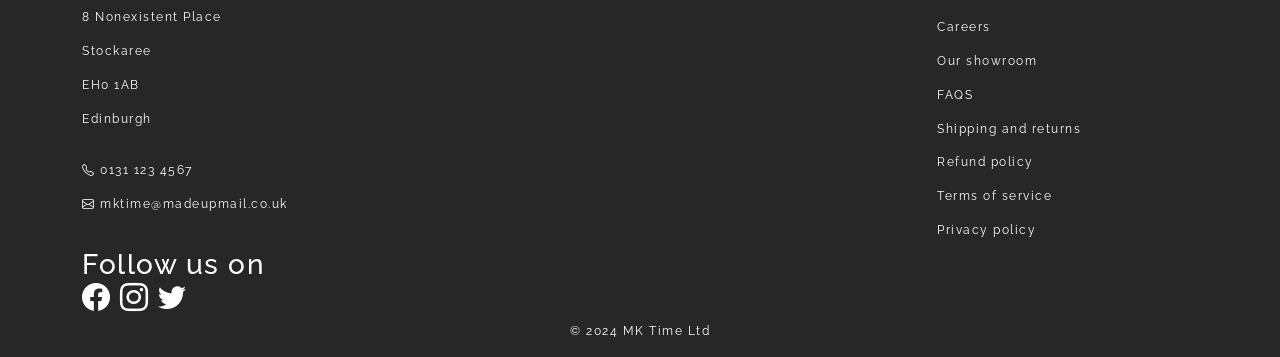
<file: Portfolio - MK Time/register.html>
<!DOCTYPE html>
<html lang="en">

<head>
	<meta charset="utf-8">
	<meta name="viewport" content="width=device-width, initial-scale=1">
	<title>MK Time | Luxury and designer Swiss watches | Register</title>
	<link rel="icon" type="image/png" href="images/logothumbnail.png">
	<link href="https://cdn.jsdelivr.net/npm/bootstrap@5.3.3/dist/css/bootstrap.min.css" rel="stylesheet"
	  integrity="sha384-QWTKZyjpPEjISv5WaRU9OFeRpok6YctnYmDr5pNlyT2bRjXh0JMhjY6hW+ALEwIH" crossorigin="anonymous">
	<link rel="stylesheet" href="https://cdn.jsdelivr.net/npm/bootstrap-icons@1.5.0/font/bootstrap-icons.css">
	<link rel="stylesheet" href="styles.css">
	<script src="https://code.jquery.com/jquery-3.3.1.min.js"></script>
	<script src="scripts/app.js"></script>
	<script src="scripts/common.js"></script>
	<link rel="preconnect" href="https://fonts.googleapis.com">
	<link rel="preconnect" href="https://fonts.gstatic.com" crossorigin>
	<link href="https://fonts.googleapis.com/css2?family=Libre+Baskerville:ital,wght@0,400;0,700;1,400&family=Raleway:ital,wght@0,100..900;1,100..900&family=Tajawal:wght@200;300;400;500;700;800;900&display=swap" rel="stylesheet">
  </head>
<!--From here to be replicated for all pages until... -->

<body onload="document.body.style.opacity='1'">
	<div id="promo">
		<div>Next day delivery available until 9pm</div>
		<div style="display:none;">Free shipping on orders over £1,500</div>
		<div style="display:none;">Pay nothing today with interest free finance</div>
		<div style="display:none;">Free gift with selected watches</div>
	</div>

	<header class="container-fluid">
		<div class="header">

			<center><a href="index.html"><img id="logo" src="images/logo.png" class="img-fluid" alt="logo"></a></center>



			<nav class="navbar sticky-top navbar-expand-lg navbar-dark" id="navsearchcart">
				<div class="container-fluid justify-content-end">
					<div class="collapse navbar-collapse flex-grow-0" id="collapsibleNavbar">
						<ul class="navbar-nav">
							<li class="nav-item dropdown dropstart">
								<a class="nav-link" href="#" role="button" data-bs-toggle="dropdown"><i
										class="bi-search"></i></a>
								<ul class="dropdown-menu" id="searchbar">
									<form class="d-flex" role="search" id="searchbox">
										<input class="form-control me-2" type="search" placeholder="Search"
											id="searchinput">
									</form>
								</ul>
							</li>
							<li class="nav-item">
								<a class="nav-link" href="#"><i class="bi-bag" id="cart"></i></a>
							</li>
							<li class="nav-item">
								<a class="nav-link" href="youraccount.html"><i class="bi-person-circle"
										id="account"></i></a>
							</li>
						</ul>
					</div>
				</div>
			</nav>


			<nav class="navbar sticky-top navbar-expand-lg navbar-dark" id="navbarmain">
				<div class="container-fluid justify-content-center">
					<button class="navbar-toggler" type="button" data-bs-toggle="collapse"
						data-bs-target="#collapsibleNavbar">
						<span class="navbar-toggler-icon"></span>
					</button>
					<div class="collapse navbar-collapse flex-grow-0" id="collapsibleNavbar">
						<ul class="navbar-nav">
							<li class="nav-item dropdown" id="navbar2">
								<a class="nav-link dropdown-toggle" href="#" role="button" data-bs-toggle="dropdown">OUR
									COLLECTIONS</a>
								<ul class="dropdown-menu" id="collectiondropdown">
									<li><a class="dropdown-item" href="productsforher.html">FOR HER</a></li>
									<li><a class="dropdown-item" href="productsforhim.html">FOR HIM</a></li>
								</ul>
							</li>
							<li class="nav-item" id="navbar2">
								<a class="nav-link" href="#">ACCESSORIES</a>
							</li>
							<li class="nav-item" id="navbar2">
								<a class="nav-link" href="#">SERVICES AND REPAIR</a>
							</li>
							<li class="nav-item" id="navbar2">
								<a class="nav-link" href="contactus.html">CONTACT US</a>
							</li>
							<li class="nav-item" id="navbar2">
								<a class="nav-link" href="youraccount.html">YOUR ACCOUNT</a>
							</li>
							<li class="nav-item" id="navbar2">
								<a class="nav-link" href="register.html">REGISTER</a>
							</li>
						</ul>
					</div>
				</div>
			</nav>
		</div>
	</header>
	<!--...here and then...-->
	<div class="container-fluid" style="padding: 0px">
		<picture>
			<source srcset="images/background4zoom.jpg" media="(max-width: 850px)">
			<img src="images/background4.jpg" class="img-fluid" alt="backgroundwatch">
		</picture>
		<div class="bottom-right">
			<h2 style="font-family: libre-baskerville-regular">REGISTER</h2>
			<br>
			Create an account with us to recieve exclusive membership<br> benefits, check out faster, keep
			more than<br> one address, track orders and more
		</div>
	</div>
	<div id="register">
		<div class="row">
			<h2 style="padding-left: 80px; font-family: libre-baskerville-regular">CREATE NEW CUSTOMER ACCOUNT</h2>
			<div class="col-md-1"></div>
			<div class="col-md-5">
				<br>
				<h5 style="margin-left: 10px">Personal details</h5>
				<hr>
				<br>
				<div class="container">
					<div class="col-sm-5">
						<label for="title"><b>Title *</b></label>
						<select class="form-select" required>
							<option selected>Please select</option>
							<option value="1">Miss.</option>
							<option value="2">Mr.</option>
							<option value="3">Mrs.</option>
							<option value="4">Ms.</option>
							<option value="5">Dr.</option>
						</select>
					</div>
					<br>
					<br>
					<div class="col-sm-10">
						<label for="fname" class="form-label"><b>First name *</b></label>
						<input type="text" class="form-control" name="fname" required>
						<br>
						<br>
						<label for="sname" class="form-label"><b>Surname *</b></label>
						<input type="text" name="sname" class="form-control" required>
					</div>
					<br>
					<br>
					<br>
					<h5 style="margin-left: 10px">Sign-in information</h5>
					<hr>
					<br>
					<div class="col-sm-10">
						<label for="email" class="form-label"><b>E-mail *</b></label>
						<input type="text" class="form-control" name="email" required>
						<br>
						<br>
						<label for="password" class="form-label"><b>Create a password *</b></label>
						<input type="password" name="password" class="form-control" required>
						<br>
						<br>
						<label for="password" class="form-label"><b>Confirm password *</b></label>
						<input type="password" name="password" class="form-control" required>
					</div>
					<br>
					<br>
					<button type="button" class="btn btn-dark" style="letter-spacing: 1.5px"><b>REGISTER</b></button>
				</div>

			</div>
			<div class="col-md-5"><br>
				<h5 style="margin-left: 10px">Existing Customers</h5>
				<hr>
				<br>
				<p style="margin-left: 10px">Already have an account with us? Click below</p>
				<br>
				<a href="youraccount.html"><button type="button" class="btn btn-dark"
						style="letter-spacing: 1.5px; margin-left: 10px"><b>SIGN IN</b></button></a>
			</div>
			<div class="col-md-1"></div>
		</div>
	</div>

	<!--...from here...-->
	<footer>
		<div class="footer" id="footer">
			<div class="container">
				<div class="row">
					<div class="col-sm-9">
						<br>
						<h3>MK TIME</h3>
						<p>8 Nonexistent Place</p>
						<p>Stockaree</p>
						<p>EH0 1AB</p>
						<p>Edinburgh</p>
						<br>
						<p><i class="bi-telephone"></i> 0131 123 4567</p>
						<p><i class="bi-envelope"></i> mktime@madeupmail.co.uk</p>
						<br>
						<h3>Follow us on
							<br>
							<a href="#"><i class="bi-facebook"></i></a>
							<a href="#"><i class="bi-instagram"></i></a>
							<a href="#"><i class="bi-twitter"></i></a>
						</h3>
					</div>
					<div class="col-sm-3">
						<br><br>
						<p><a id="footerlinks" href="#">About us</a></p>
						<p><a id="footerlinks" href="#">Careers</a></p>
						<p><a id="footerlinks" href="#">Our showroom</a></p>
						<p><a id="footerlinks" href="#">FAQS</a></p>
						<p><a id="footerlinks" href="#">Shipping and returns</a></p>
						<p><a id="footerlinks" href="#">Refund policy</a></p>
						<p><a id="footerlinks" href="#">Terms of service</a></p>
						<p><a id="footerlinks" href="#">Privacy policy</a></p>
					</div>
				</div>
			</div>
		</div>
	</footer>

	<div id="copyright">
		<div>
			<center>
				<p>&copy; 2024 MK Time Ltd</p>
			</center>
		</div>
	</div>

	<script src="https://cdn.jsdelivr.net/npm/bootstrap@5.2.3/dist/js/bootstrap.bundle.min.js"
		integrity="sha384-kenU1KFdBIe4zVF0s0G1M5b4hcpxyD9F7jL+jjXkk+Q2h455rYXK/7HAuoJl+0I4"
		crossorigin="anonymous"></script>
	<script src="https://cdn.jsdelivr.net/npm/@popperjs/core@2.11.6/dist/umd/popper.min.js"
		integrity="sha384-oBqDVmMz9ATKxIep9tiCxS/Z9fNfEXiDAYTujMAeBAsjFuCZSmKbSSUnQlmh/jp3"
		crossorigin="anonymous"></script>
	<!--...until here.-->
</body>

</html>
</file>
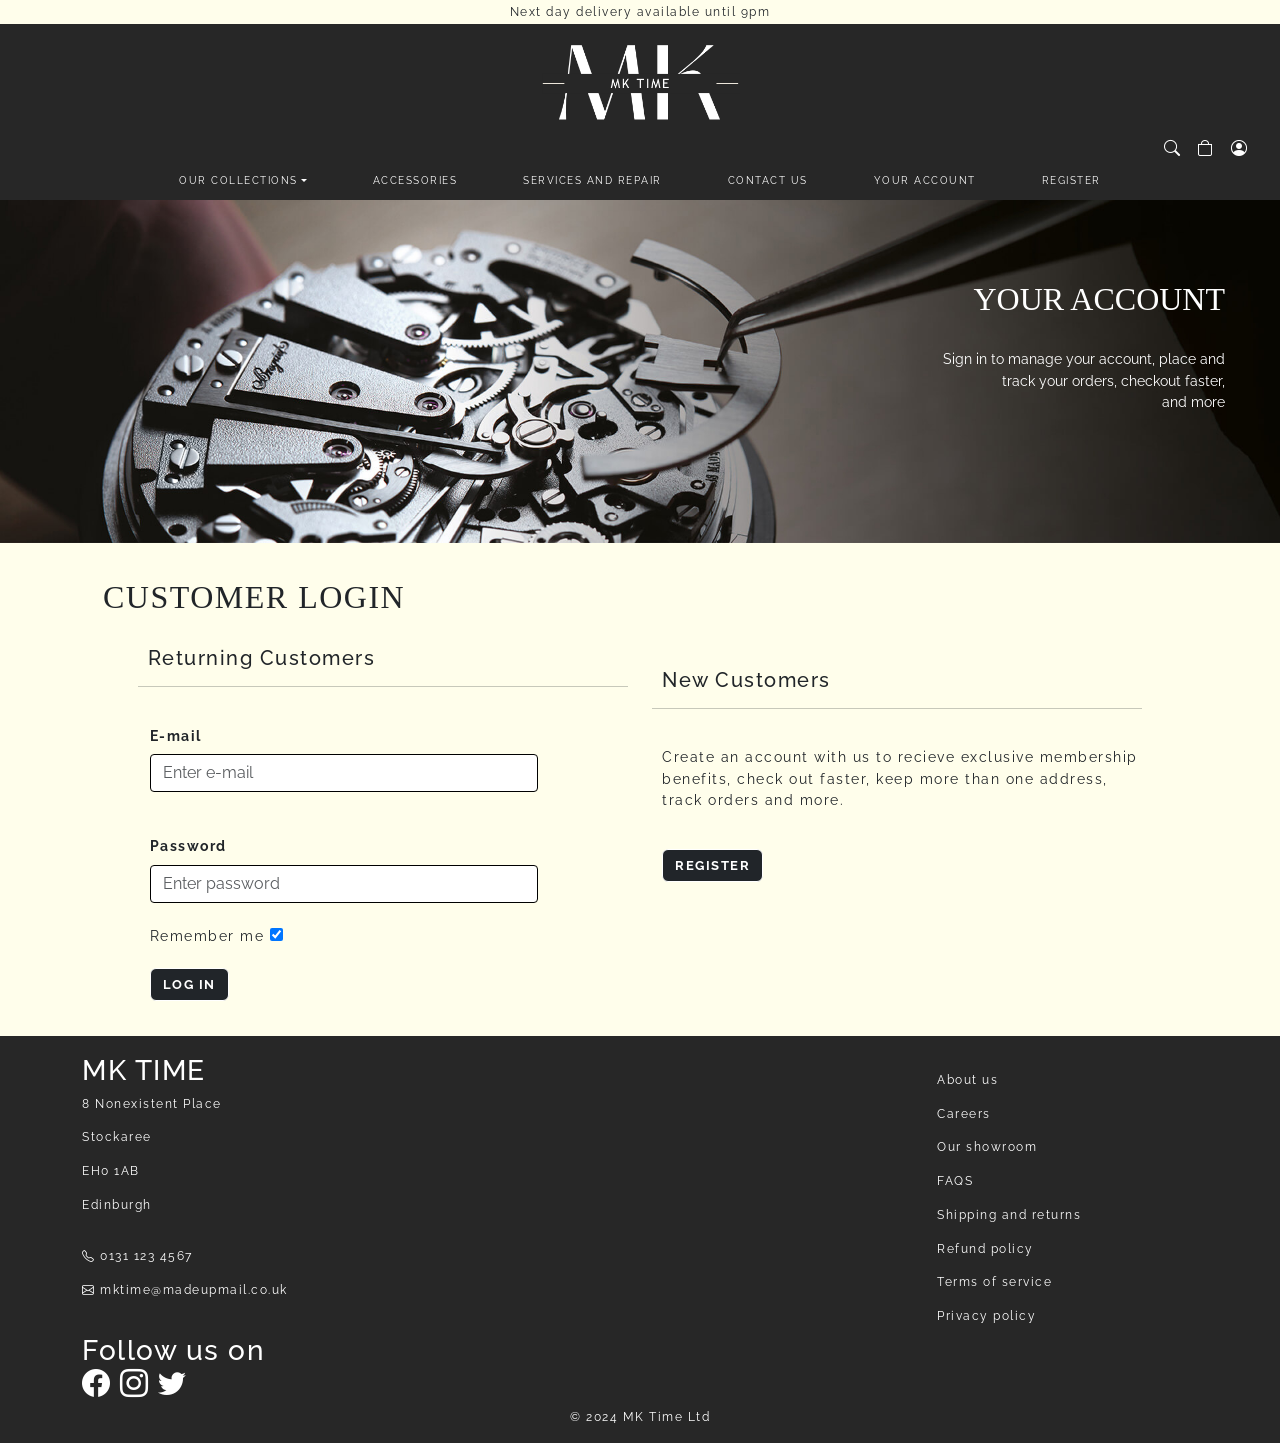
<file: Portfolio - MK Time/youraccount.html>
<!DOCTYPE html>
<html lang="en">

<head>
  <meta charset="utf-8">
  <meta name="viewport" content="width=device-width, initial-scale=1">
  <title>MK Time | Luxury and designer Swiss watches | Your Account</title>
  <link rel="icon" type="image/png" href="images/logothumbnail.png">
  <link href="https://cdn.jsdelivr.net/npm/bootstrap@5.3.3/dist/css/bootstrap.min.css" rel="stylesheet"
    integrity="sha384-QWTKZyjpPEjISv5WaRU9OFeRpok6YctnYmDr5pNlyT2bRjXh0JMhjY6hW+ALEwIH" crossorigin="anonymous">
  <link rel="stylesheet" href="https://cdn.jsdelivr.net/npm/bootstrap-icons@1.5.0/font/bootstrap-icons.css">
  <link rel="stylesheet" href="styles.css">
  <script src="https://code.jquery.com/jquery-3.3.1.min.js"></script>
  <script src="scripts/app.js"></script>
  <script src="scripts/common.js"></script>
  <link rel="preconnect" href="https://fonts.googleapis.com">
  <link rel="preconnect" href="https://fonts.gstatic.com" crossorigin>
  <link href="https://fonts.googleapis.com/css2?family=Libre+Baskerville:ital,wght@0,400;0,700;1,400&family=Raleway:ital,wght@0,100..900;1,100..900&family=Tajawal:wght@200;300;400;500;700;800;900&display=swap" rel="stylesheet">
</head>
<!--From here to be replicated for all pages until... -->

<body onload="document.body.style.opacity='1'">
  <div id="promo">
    <div>Next day delivery available until 9pm</div>
    <div style="display:none;">Free shipping on orders over £1,500</div>
    <div style="display:none;">Pay nothing today with interest free finance</div>
    <div style="display:none;">Free gift with selected watches</div>
  </div>

  <header class="container-fluid">
    <div class="header">

      <center><a href="index.html"><img id="logo" src="images/logo.png" class="img-fluid" alt="logo"></a></center>



      <nav class="navbar sticky-top navbar-expand-lg navbar-dark" id="navsearchcart">
        <div class="container-fluid justify-content-end">
          <div class="collapse navbar-collapse flex-grow-0" id="collapsibleNavbar">
            <ul class="navbar-nav">
              <li class="nav-item dropdown dropstart">
                <a class="nav-link" href="#" role="button" data-bs-toggle="dropdown"><i class="bi-search"></i></a>
                <ul class="dropdown-menu" id="searchbar">
                  <form class="d-flex" role="search" id="searchbox">
                    <input class="form-control me-2" type="search" placeholder="Search" id="searchinput">
                  </form>
                </ul>
              </li>
              <li class="nav-item">
                <a class="nav-link" href="#"><i class="bi-bag" id="cart"></i></a>
              </li>
              <li class="nav-item">
                <a class="nav-link" href="youraccount.html"><i class="bi-person-circle" id="account"></i></a>
              </li>
            </ul>
          </div>
        </div>
      </nav>


      <nav class="navbar sticky-top navbar-expand-lg navbar-dark" id="navbarmain">
        <div class="container-fluid justify-content-center">
          <button class="navbar-toggler" type="button" data-bs-toggle="collapse" data-bs-target="#collapsibleNavbar">
            <span class="navbar-toggler-icon"></span>
          </button>
          <div class="collapse navbar-collapse flex-grow-0" id="collapsibleNavbar">
            <ul class="navbar-nav">
              <li class="nav-item dropdown" id="navbar2">
                <a class="nav-link dropdown-toggle" href="#" role="button" data-bs-toggle="dropdown">OUR COLLECTIONS</a>
                <ul class="dropdown-menu" id="collectiondropdown">
                  <li><a class="dropdown-item" href="productsforher.html">FOR HER</a></li>
                  <li><a class="dropdown-item" href="productsforhim.html">FOR HIM</a></li>
                </ul>
              </li>
              <li class="nav-item" id="navbar2">
                <a class="nav-link" href="#">ACCESSORIES</a>
              </li>
              <li class="nav-item" id="navbar2">
                <a class="nav-link" href="#">SERVICES AND REPAIR</a>
              </li>
              <li class="nav-item" id="navbar2">
                <a class="nav-link" href="contactus.html">CONTACT US</a>
              </li>
              <li class="nav-item" id="navbar2">
                <a class="nav-link" href="youraccount.html">YOUR ACCOUNT</a>
              </li>
              <li class="nav-item" id="navbar2">
                <a class="nav-link" href="register.html">REGISTER</a>
              </li>
            </ul>
          </div>
        </div>
      </nav>
    </div>
  </header>
  <!--...here and then...-->
  <div class="container-fluid" style="padding: 0px">
    <picture>
      <source srcset="images/background3zoom.jpg" media="(max-width: 850px)">
      <img src="images/background3.jpg" class="img-fluid" alt="backgroundwatch">
    </picture>
    <div class="bottom-right">
      <h2 style="font-family: libre-baskerville-regular">YOUR ACCOUNT</h2>
      <br>
      Sign in to manage your account, place and<br> track your orders, checkout faster, <br>and more
    </div>
  </div>

  <div class="container-fluid" id="youraccount">
    <div class="row justify-content-center">
      <h2 style="padding-left: 80px; font-family: libre-baskerville-regular">CUSTOMER LOGIN</h2>


      <div class="col-sm-5">
        <br>
        <h5 style="margin-left: 10px">Returning Customers</h5>
        <hr>
        <br>
        <div class="container">
          <div class="col-sm-10">
            <label for="email" class="form-label"><b>E-mail</b></label>
            <input type="text" class="form-control" placeholder="Enter e-mail" name="email" required>
            <br>
            <br>
            <label for="psw" class="form-label"><b>Password</b></label>
            <input type="password" class="form-control" placeholder="Enter password" name="psw" required>
          </div>
          <br>

          <label>
            Remember me <input type="checkbox" checked="checked" name="remember">
          </label>
          <br>
          <br>
          <button type="button" class="btn btn-dark" style="letter-spacing: 1.5px"><b>LOG IN</b></button>
        </div>
      </div>


      <div class="col-sm-5"><br><br class="mobile-break">
        <h5 style="margin-left: 10px">New Customers</h5>
        <hr>
        <br>
        <p style="margin-left: 10px">Create an account with us to recieve exclusive membership<br>
          benefits, check out faster, keep more than one address, <br>
          track orders and more.</p>
        <br>
        <a href="register.html"><button type="button" class="btn btn-dark"
            style="letter-spacing: 1.5px; margin-left: 10px"><b>REGISTER</b></button></a>
      </div>

    </div>
  </div>



  <!--...from here...-->
  <footer>
    <div class="footer" id="footer">
      <div class="container">
        <div class="row">
          <div class="col-sm-9">
            <br>
            <h3>MK TIME</h3>
            <p>8 Nonexistent Place</p>
            <p>Stockaree</p>
            <p>EH0 1AB</p>
            <p>Edinburgh</p>
            <br>
            <p><i class="bi-telephone"></i> 0131 123 4567</p>
            <p><i class="bi-envelope"></i> mktime@madeupmail.co.uk</p>
            <br>
            <h3>Follow us on
              <br>
              <a href="#"><i class="bi-facebook"></i></a>
              <a href="#"><i class="bi-instagram"></i></a>
              <a href="#"><i class="bi-twitter"></i></a>
            </h3>
          </div>
          <div class="col-sm-3">
            <br><br>
            <p><a id="footerlinks" href="#">About us</a></p>
            <p><a id="footerlinks" href="#">Careers</a></p>
            <p><a id="footerlinks" href="#">Our showroom</a></p>
            <p><a id="footerlinks" href="#">FAQS</a></p>
            <p><a id="footerlinks" href="#">Shipping and returns</a></p>
            <p><a id="footerlinks" href="#">Refund policy</a></p>
            <p><a id="footerlinks" href="#">Terms of service</a></p>
            <p><a id="footerlinks" href="#">Privacy policy</a></p>
          </div>
        </div>
      </div>
    </div>
  </footer>

  <div id="copyright">
    <div>
      <center>
        <p>&copy; 2024 MK Time Ltd</p>
      </center>
    </div>
  </div>

  <script src="https://cdn.jsdelivr.net/npm/bootstrap@5.2.3/dist/js/bootstrap.bundle.min.js"
    integrity="sha384-kenU1KFdBIe4zVF0s0G1M5b4hcpxyD9F7jL+jjXkk+Q2h455rYXK/7HAuoJl+0I4"
    crossorigin="anonymous"></script>
  <script src="https://cdn.jsdelivr.net/npm/@popperjs/core@2.11.6/dist/umd/popper.min.js"
    integrity="sha384-oBqDVmMz9ATKxIep9tiCxS/Z9fNfEXiDAYTujMAeBAsjFuCZSmKbSSUnQlmh/jp3"
    crossorigin="anonymous"></script>
  <!--...until here.-->
</body>

</html>
</file>
<file: Portfolio - MK Time/styles.css>
body {
	font-family: 'Raleway', sans-serif;
	background-color: #272727;
	opacity: 0;
	transition: opacity 1s;
}

#promo {
	background-color: #FFFEEB;
	padding: 0;
	letter-spacing: 1.5px;
	font-size: 0.75em;
	text-align: center;
	padding: 3px;
}

#navsearchcart {
	padding: 0;
}

#searchinput {
	border: none;
	font-size: 0.95em;
	letter-spacing: 1.5px;
}

#searchinput:focus,
#searchbox:focus {
	outline: none !important;
}

#navbarmain {
	padding-top: 0;
	margin-top: 0;
}

.dropdown-menu {
	border: 0;
}

.bi-search,
.bi-bag,
.bi-person-circle {
	font-size: 1.6em;
}

#navsearchcart {
	color: #ffffff;
	text-decoration: none;
}


.bi-facebook,
.bi-instagram,
.bi-twitter {
	color: #ffffff;
}



header,
footer,
#copyright {
	color: #ffffff;
	font-size: 0.74em;
	letter-spacing: 1.5px;
	background-color: #272727;
}

header {
	position: sticky;
	top: 0;
	z-index: 1;
}

#footerlinks {
	text-decoration: none;
	color: #ffffff;
}

#footerlinks:hover {
	text-decoration: underline;
}

.nav-link,
.dropdown-menu {
	color: #ffffff;
	font-size: 0.85em;
	letter-spacing: 1.5px;
	background: transparent;
}

.nav-item:after {
	display: block;
	content: '';
	border-bottom: solid 1px white;
	transform: scaleX(0);
	transition: transform 250ms ease-in-out;
	margin-top: -5px;
}

.nav-item:hover:after {
	transform: scaleX(1);
}

#collectiondropdown {
	background-color: #272727;
}

.dropdown-item {
	color: #ffffff;
}

#navbar2 {
	padding-left: 25px;
	padding-right: 25px;
}

#logo {
	margin-top: 15px;
	width: 200px;
	height: 90px;
}

@media (max-width: 1200px) {
	.top-left {
		display: none;
	}

	.top-right {
		display: none;
	}

	.bottom-right {
		display: none;
	}

	.bottom-right2 {
		display: none;
	}

	.button {
		display: none;
	}

}

.top-left {
	position: absolute;
	top: 230px;
	left: 55px;
	color: #ffffff;
	font-size: 0.9em;
}

.top-right {
	position: absolute;
	top: 230px;
	right: 55px;
	text-align: right;
	font-size: 0.9em;
}

.bottom-right {
	position: absolute;
	top: 280px;
	right: 55px;
	text-align: right;
	color: #ffffff;
	font-size: 0.9em;
}

.bottom-right2 {
	position: absolute;
	top: 320px;
	right: 55px;
	text-align: right;
	color: #ffffff;
	font-size: 0.9em;
}

.button {
	position: absolute;
	top: 85%;
	left: 50%;
	transform: translate(-50%, -50%);
	color: #272727;
	background: rgba(255, 255, 255, .65);
	text-align: center;
	font-size: 0.9em;
	border: none;
	font-family: "Libre Baskerville", serif;
	letter-spacing: 1.5px;
	font-size: 0.9em;
	padding: 10px;
}

.button:hover {
	color: #ffffff;
	background-color: rgba(39, 39, 39, .65);
}

#welcome,
#contactus {
	padding: 35px;
	text-align: center;
	letter-spacing: 1.5px;
	font-size: 0.9em;
	background-color: #FFFEEB;
}

#ourbestsellers,
#ourcollections,
#ourladiescollection,
#ourmenscollection {
	text-align: center;
	letter-spacing: 1.5px;
	font-size: 0.9em;
	background-color: #FFFEEB;
}

#productshomepagelink {
	color: inherit;
	text-decoration: none;
}

#productshomepagelink:hover {
	text-decoration: underline;
}

.card {
	background-color: #272727;
	color: #ffffff;
	font-size: 0.8em;
	letter-spacing: 1.5px;
}

.btn {
	border: 1px solid white;
	color: #FFFFFF;
	font-size: 0.9em;
	box-shadow: inset 0 0 0 0 #ffffff;
	transition: ease-in-out 0.4s;
}

.btn:hover {
	background-color: #ffffff;
	color: #272727;
}

.content {
	width: 100%;
	height: 100%;
	top: 0;
	left: 0;
	position: absolute;
	background: rgba(0, 0, 0, 0.6);
	display: flex;
	justify-content: center;
	align-items: center;
	flex-direction: column;
	opacity: 0;
	transition: 1.8s;
}

.content:hover {
	opacity: 1;
}

#ourcollectionslinks {
	text-decoration: none;
	color: inherit;
}

#ourcollectionslinks:after {
	display: block;
	content: '';
	border-bottom: solid 1px white;
	transform: scaleX(0);
	transition: transform 250ms ease-in-out;

}

#ourcollectionslinks:hover:after {
	transform: scaleX(1);
}

#youraccount,
#register {
	padding: 35px;
	letter-spacing: 1.5px;
	font-size: 0.9em;
	background-color: #FFFEEB;

}

.form-control,
.form-select {
	border: 1px solid black;
	border-radius: 4px;
}
</file>
